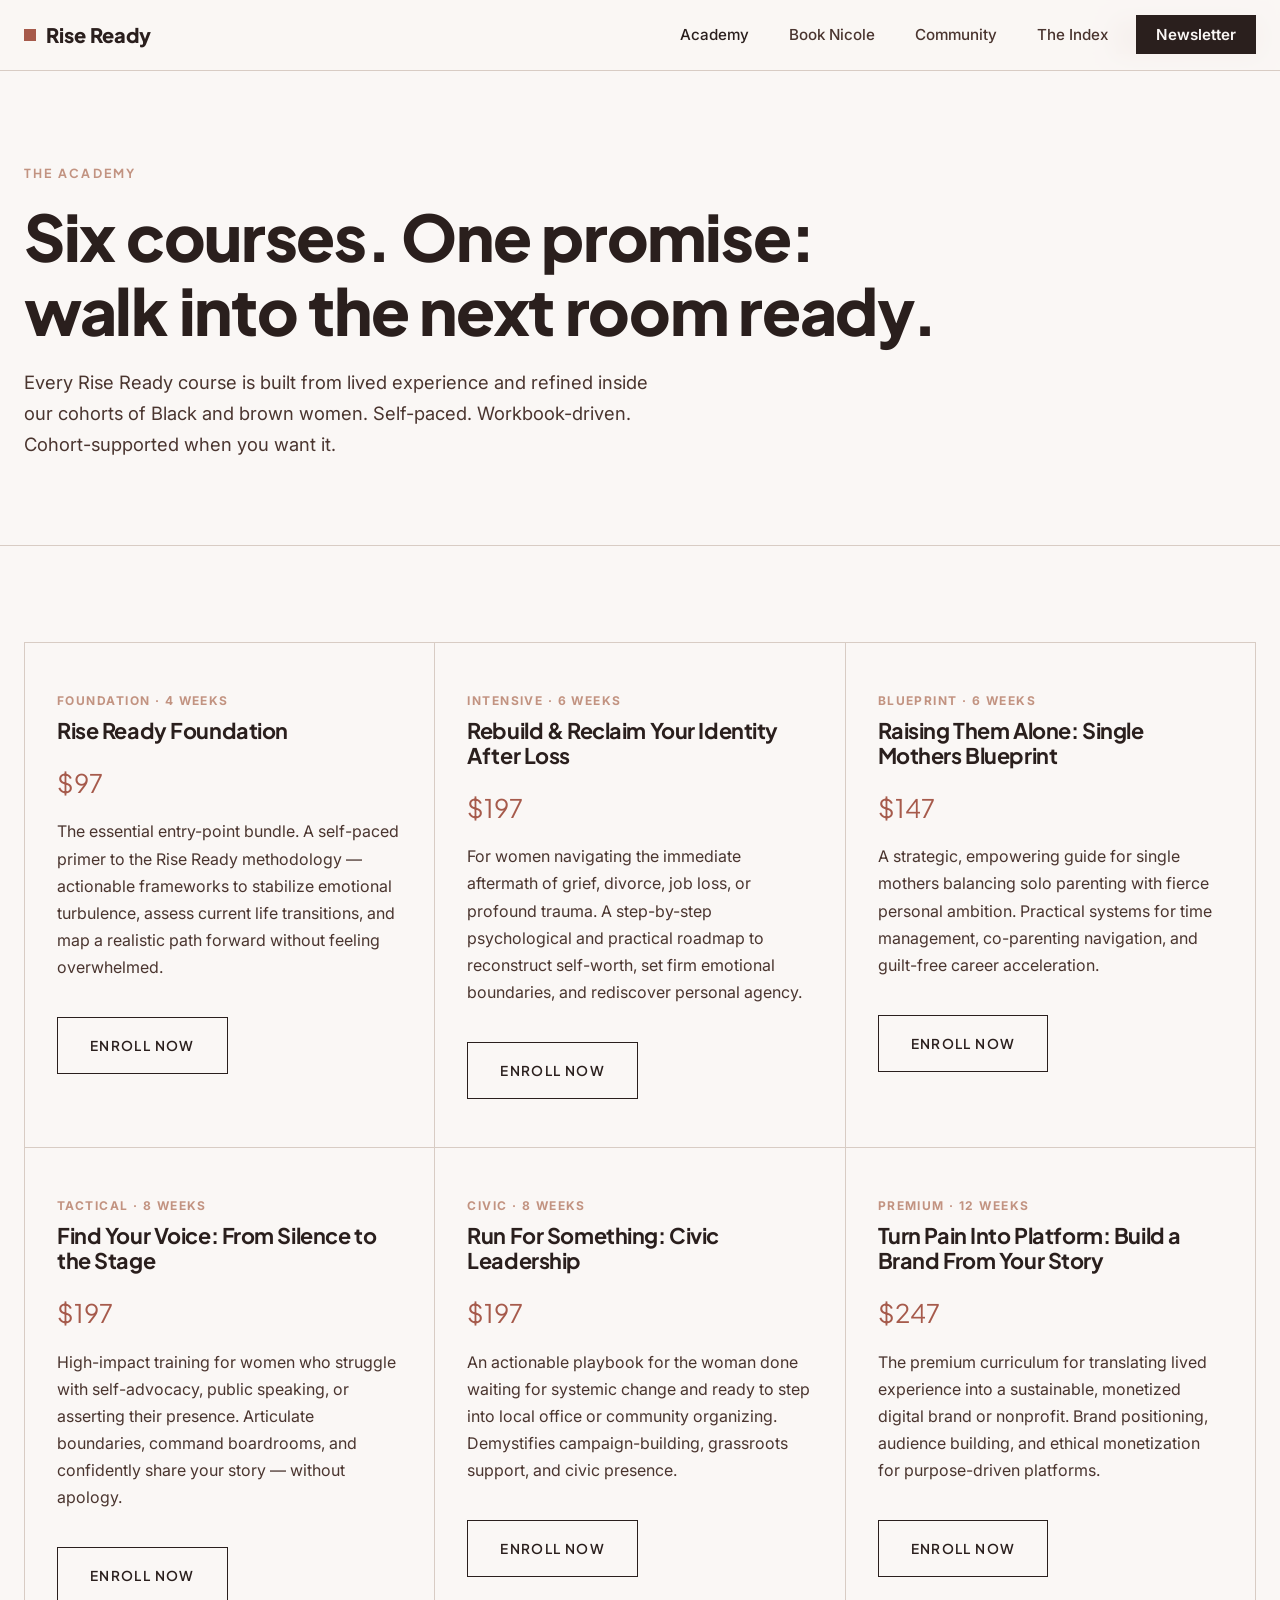
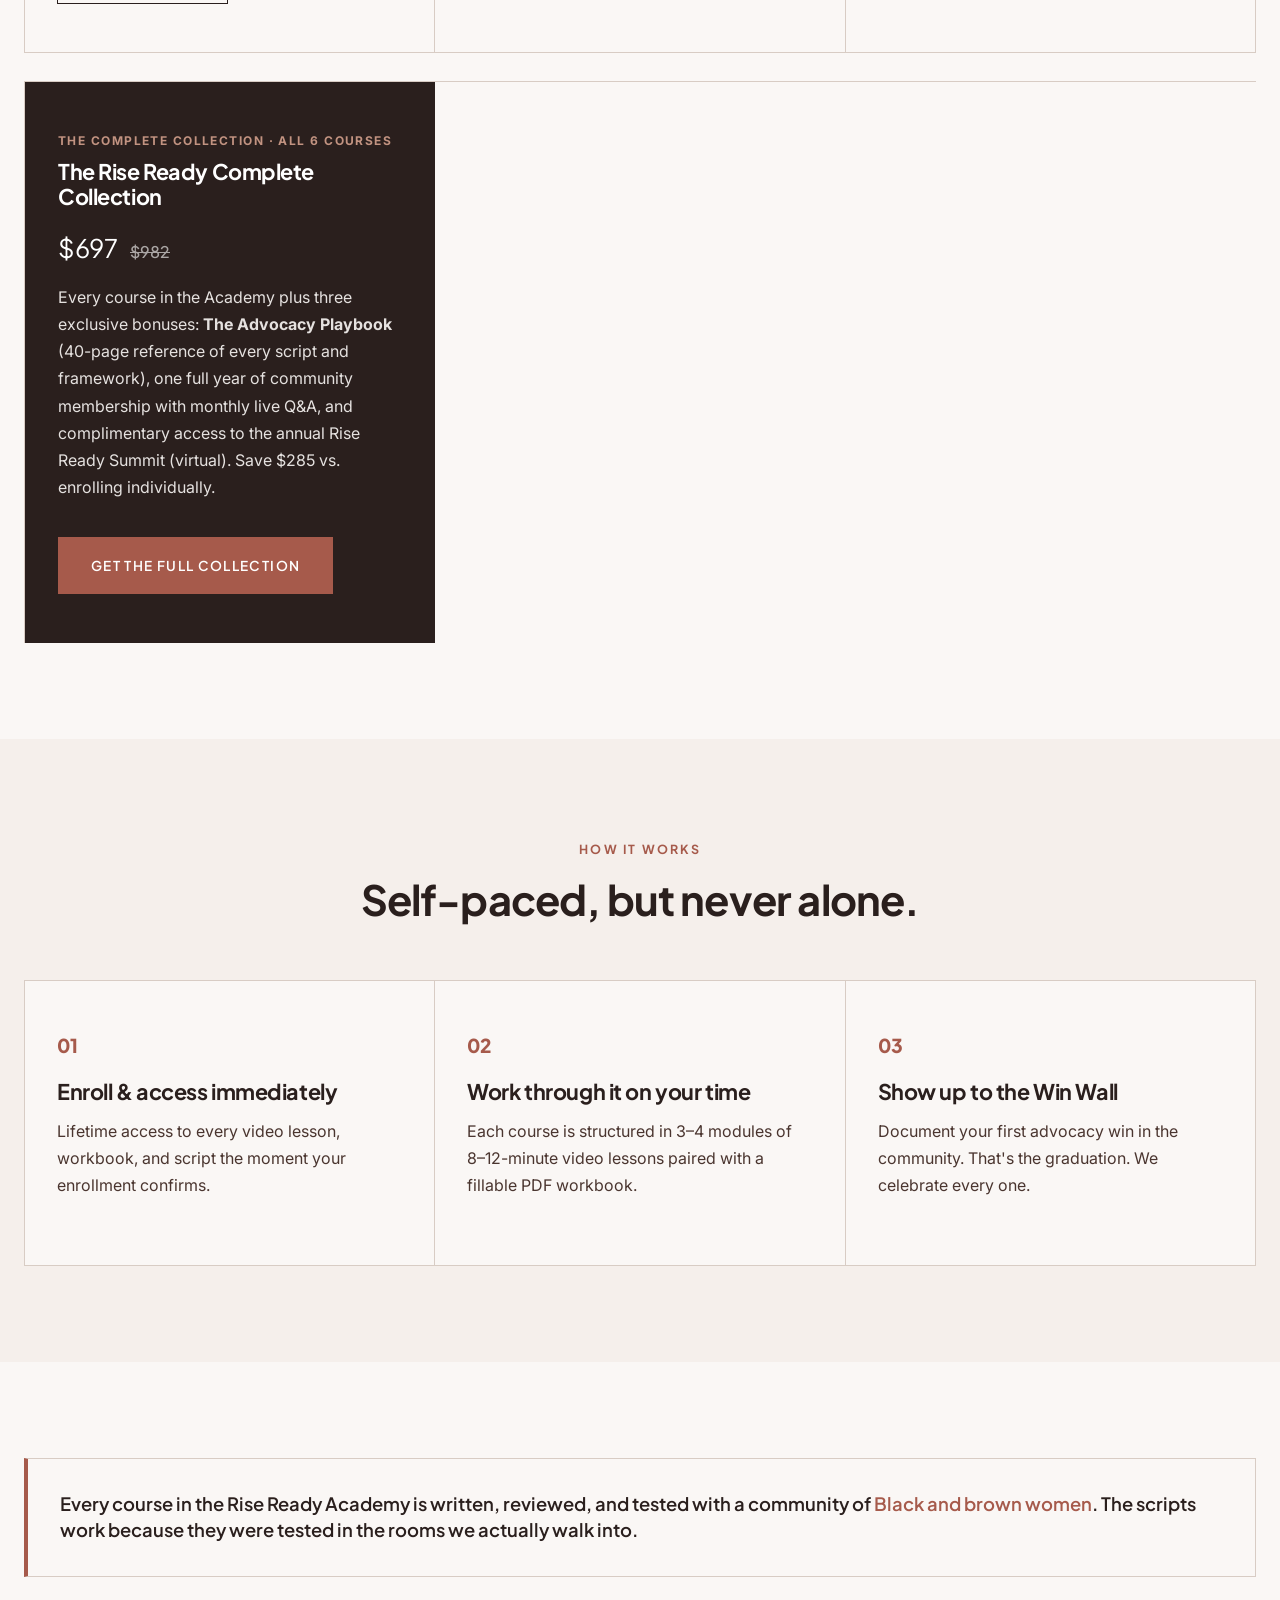
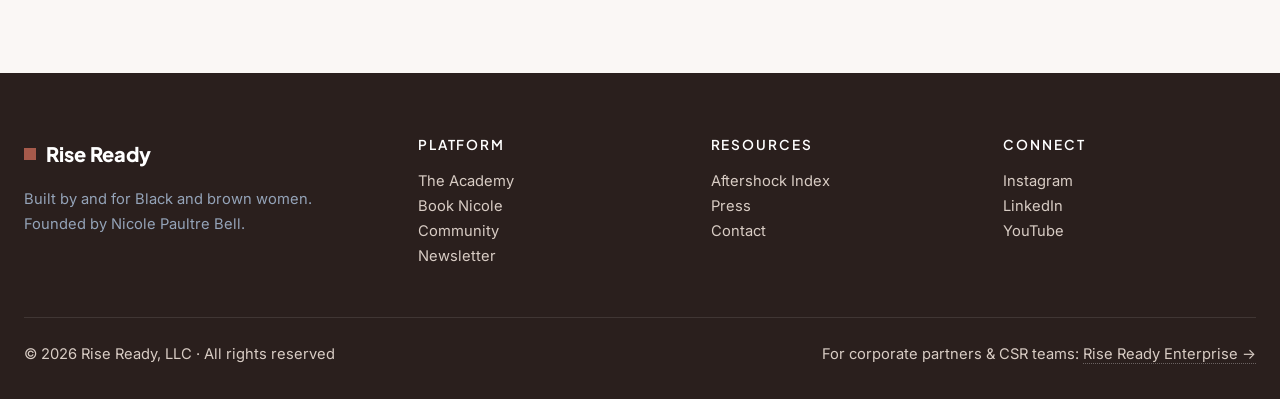
<file: academy.html>
<!DOCTYPE html>
<html lang="en">
<head>
  <meta charset="UTF-8" />
  <meta name="viewport" content="width=device-width, initial-scale=1.0" />
  <title>The Academy — Rise Ready</title>
  <meta name="description" content="Six self-paced courses built for Black and brown women — from foundational healing to civic leadership and platform-building." />
  <link rel="preconnect" href="https://fonts.googleapis.com" />
  <link rel="preconnect" href="https://fonts.gstatic.com" crossorigin />
  <link href="https://fonts.googleapis.com/css2?family=Plus+Jakarta+Sans:wght@500;600;700;800&family=Inter:wght@400;500;600;700&display=swap" rel="stylesheet" />
  <link rel="stylesheet" href="style.css" />
</head>
<body>

  <!-- Navigation -->
  <header class="nav">
    <div class="nav-inner">
      <a href="index.html" class="brand"><span class="dot"></span> Rise Ready</a>
      <button class="nav-toggle" data-nav-toggle aria-controls="nav-links" aria-expanded="false">Menu <span class="bars"></span></button>
      <nav>
        <ul class="nav-links" data-nav-links id="nav-links">
          <li><a href="academy.html" style="color: var(--azure);">Academy</a></li>
          <li><a href="speaking.html">Book Nicole</a></li>
          <li><a href="community.html">Community</a></li>
          <li><a href="aftershock-index.html">The Index</a></li>
          <li><a href="index.html#newsletter" class="nav-cta">Newsletter</a></li>
        </ul>
      </nav>
    </div>
  </header>

  <!-- Page header -->
  <section class="page-header">
    <div class="container">
      <span class="eyebrow">The Academy</span>
      <h1>Six courses. One promise: <br>walk into the next room ready.</h1>
      <p class="lede">Every Rise Ready course is built from lived experience and refined inside our cohorts of Black and brown women. Self-paced. Workbook-driven. Cohort-supported when you want it.</p>
    </div>
  </section>

  <!-- Course catalog -->
  <section class="section-pearl">
    <div class="container">

      <div class="grid grid-3" style="margin-bottom: 28px;">

        <!-- 1. Rise Ready Foundation -->
        <article class="course">
          <span class="meta">Foundation · 4 weeks</span>
          <h3>Rise Ready Foundation</h3>
          <div class="price">$97</div>
          <p>The essential entry-point bundle. A self-paced primer to the Rise Ready methodology — actionable frameworks to stabilize emotional turbulence, assess current life transitions, and map a realistic path forward without feeling overwhelmed.</p>
          <a href="#enroll" class="btn btn-secondary">Enroll Now</a>
        </article>

        <!-- 2. Rebuild and Reclaim -->
        <article class="course">
          <span class="meta">Intensive · 6 weeks</span>
          <h3>Rebuild &amp; Reclaim Your Identity After Loss</h3>
          <div class="price">$197</div>
          <p>For women navigating the immediate aftermath of grief, divorce, job loss, or profound trauma. A step-by-step psychological and practical roadmap to reconstruct self-worth, set firm emotional boundaries, and rediscover personal agency.</p>
          <a href="#enroll" class="btn btn-secondary">Enroll Now</a>
        </article>

        <!-- 3. Raising Them Alone -->
        <article class="course">
          <span class="meta">Blueprint · 6 weeks</span>
          <h3>Raising Them Alone: Single Mothers Blueprint</h3>
          <div class="price">$147</div>
          <p>A strategic, empowering guide for single mothers balancing solo parenting with fierce personal ambition. Practical systems for time management, co-parenting navigation, and guilt-free career acceleration.</p>
          <a href="#enroll" class="btn btn-secondary">Enroll Now</a>
        </article>

        <!-- 4. Find Your Voice -->
        <article class="course">
          <span class="meta">Tactical · 8 weeks</span>
          <h3>Find Your Voice: From Silence to the Stage</h3>
          <div class="price">$197</div>
          <p>High-impact training for women who struggle with self-advocacy, public speaking, or asserting their presence. Articulate boundaries, command boardrooms, and confidently share your story — without apology.</p>
          <a href="#enroll" class="btn btn-secondary">Enroll Now</a>
        </article>

        <!-- 5. Run For Something -->
        <article class="course">
          <span class="meta">Civic · 8 weeks</span>
          <h3>Run For Something: Civic Leadership</h3>
          <div class="price">$197</div>
          <p>An actionable playbook for the woman done waiting for systemic change and ready to step into local office or community organizing. Demystifies campaign-building, grassroots support, and civic presence.</p>
          <a href="#enroll" class="btn btn-secondary">Enroll Now</a>
        </article>

        <!-- 6. Turn Pain Into Platform -->
        <article class="course">
          <span class="meta">Premium · 12 weeks</span>
          <h3>Turn Pain Into Platform: Build a Brand From Your Story</h3>
          <div class="price">$247</div>
          <p>The premium curriculum for translating lived experience into a sustainable, monetized digital brand or nonprofit. Brand positioning, audience building, and ethical monetization for purpose-driven platforms.</p>
          <a href="#enroll" class="btn btn-secondary">Enroll Now</a>
        </article>

      </div>

      <!-- Complete Collection -->
      <div class="grid grid-3">
        <article class="course course-featured">
          <span class="badge">Most Complete</span>
          <span class="meta">The Complete Collection · All 6 courses</span>
          <h3>The Rise Ready Complete Collection</h3>
          <div class="price">$697 <span style="font-size: 1rem; opacity: 0.6; text-decoration: line-through; font-weight: 500; margin-left: 8px;">$982</span></div>
          <p>Every course in the Academy plus three exclusive bonuses: <strong>The Advocacy Playbook</strong> (40-page reference of every script and framework), one full year of community membership with monthly live Q&amp;A, and complimentary access to the annual Rise Ready Summit (virtual). Save $285 vs. enrolling individually.</p>
          <a href="#enroll" class="btn btn-coral">Get the Full Collection</a>
        </article>
      </div>

    </div>
  </section>

  <!-- How it works -->
  <section>
    <div class="container">
      <div class="section-head">
        <span class="eyebrow coral">How it works</span>
        <h2>Self-paced, but never alone.</h2>
      </div>
      <div class="grid grid-3">
        <div class="pillar">
          <span class="icon">01</span>
          <h3>Enroll &amp; access immediately</h3>
          <p>Lifetime access to every video lesson, workbook, and script the moment your enrollment confirms.</p>
        </div>
        <div class="pillar coral">
          <span class="icon">02</span>
          <h3>Work through it on your time</h3>
          <p>Each course is structured in 3–4 modules of 8–12-minute video lessons paired with a fillable PDF workbook.</p>
        </div>
        <div class="pillar">
          <span class="icon">03</span>
          <h3>Show up to the Win Wall</h3>
          <p>Document your first advocacy win in the community. That's the graduation. We celebrate every one.</p>
        </div>
      </div>
    </div>
  </section>

  <!-- Identity callout -->
  <section class="section-pearl">
    <div class="container">
      <div class="identity-callout">
        Every course in the Rise Ready Academy is written, reviewed, and tested with a community of <em>Black and brown women</em>. The scripts work because they were tested in the rooms we actually walk into.
      </div>
    </div>
  </section>

  <!-- Footer -->
  <footer class="footer">
    <div class="container">
      <div class="footer-grid">
        <div>
          <div class="brand" style="color: white;"><span class="dot"></span> Rise Ready</div>
          <p style="margin-top: 16px; color: #94A3B8;">Built by and for Black and brown women. Founded by Nicole Paultre Bell.</p>
        </div>
        <div>
          <h4>Platform</h4>
          <ul>
            <li><a href="academy.html">The Academy</a></li>
            <li><a href="speaking.html">Book Nicole</a></li>
            <li><a href="community.html">Community</a></li>
            <li><a href="index.html#newsletter">Newsletter</a></li>
          </ul>
        </div>
        <div>
          <h4>Resources</h4>
          <ul>
            <li><a href="aftershock-index.html">Aftershock Index</a></li>
            <li><a href="#press">Press</a></li>
            <li><a href="#contact">Contact</a></li>
          </ul>
        </div>
        <div>
          <h4>Connect</h4>
          <ul>
            <li><a href="#instagram">Instagram</a></li>
            <li><a href="#linkedin">LinkedIn</a></li>
            <li><a href="#youtube">YouTube</a></li>
          </ul>
        </div>
      </div>
      <div class="footer-bottom">
        <span>© 2026 Rise Ready, LLC · All rights reserved</span>
        <span class="footer-enterprise">For corporate partners &amp; CSR teams: <a href="enterprise.html">Rise Ready Enterprise →</a></span>
      </div>
    </div>
  </footer>

  <script src="main.js" defer></script>
</body>
</html>
</file>
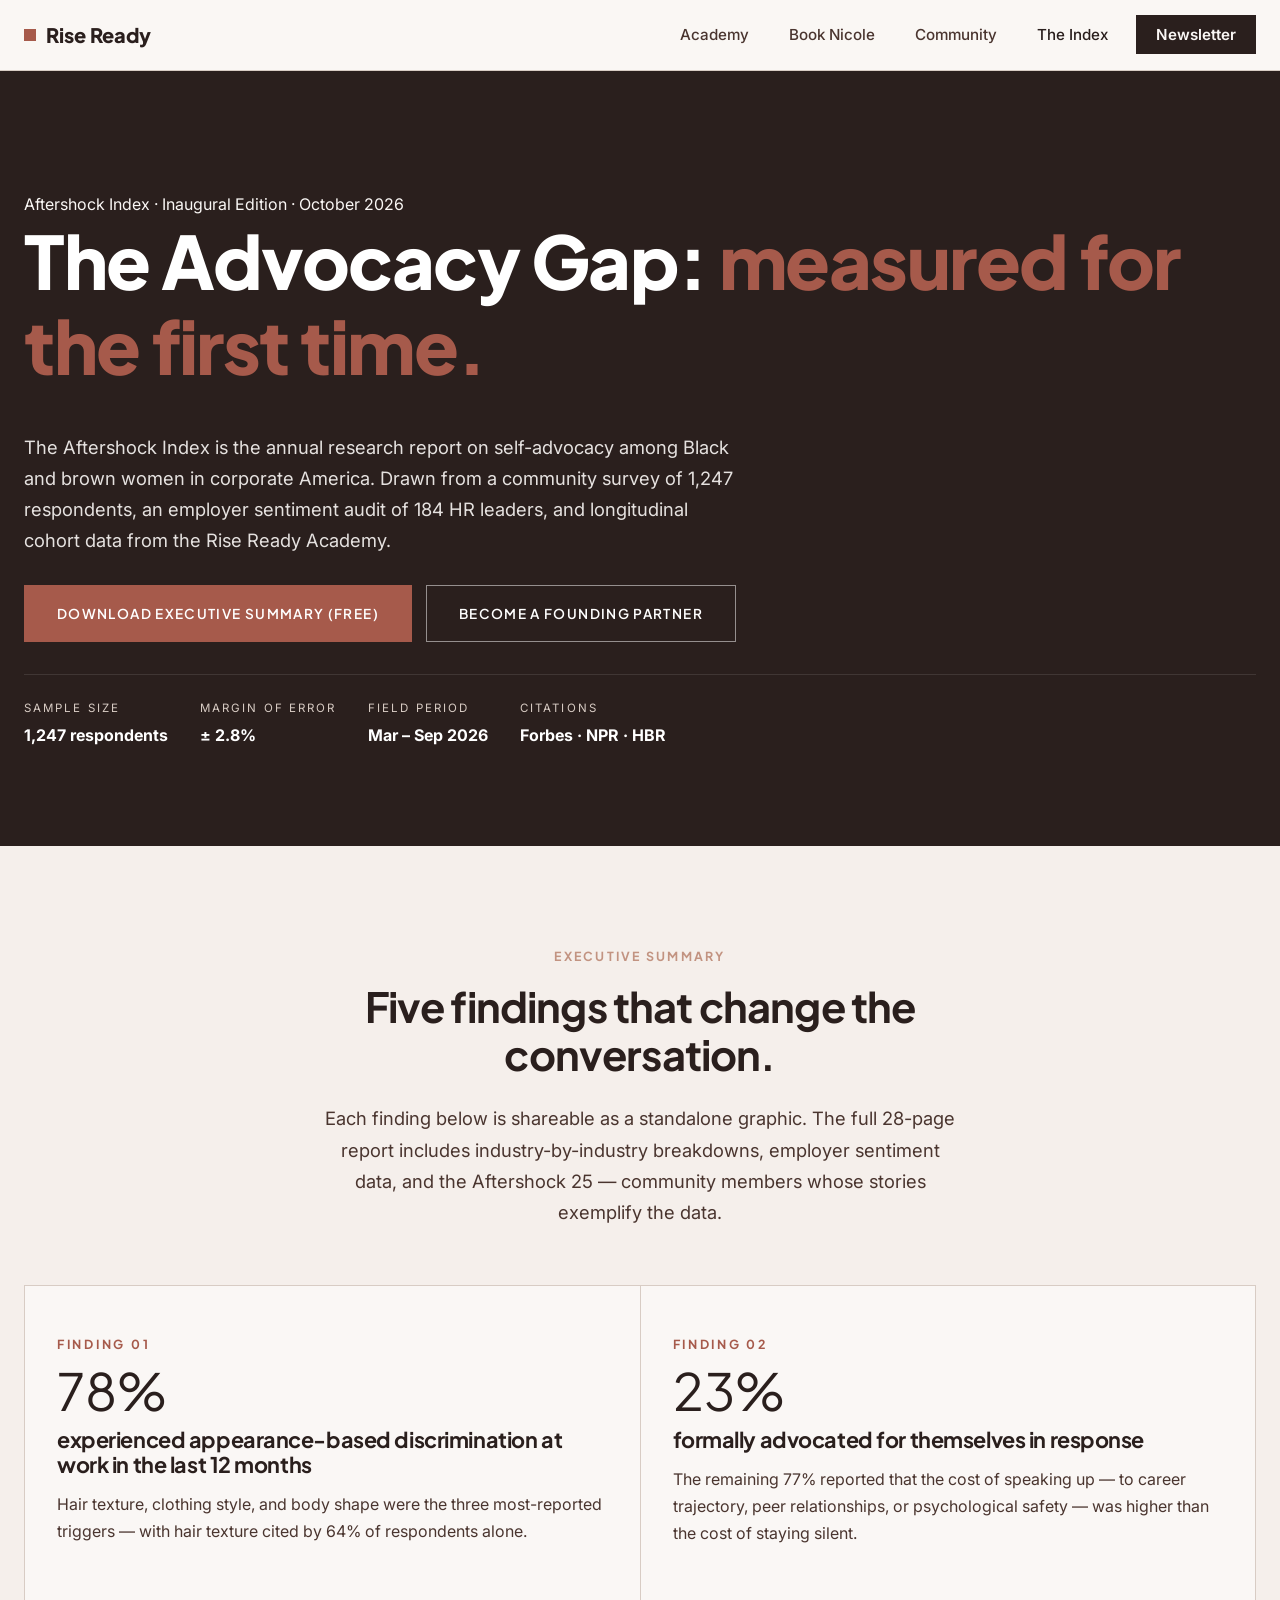
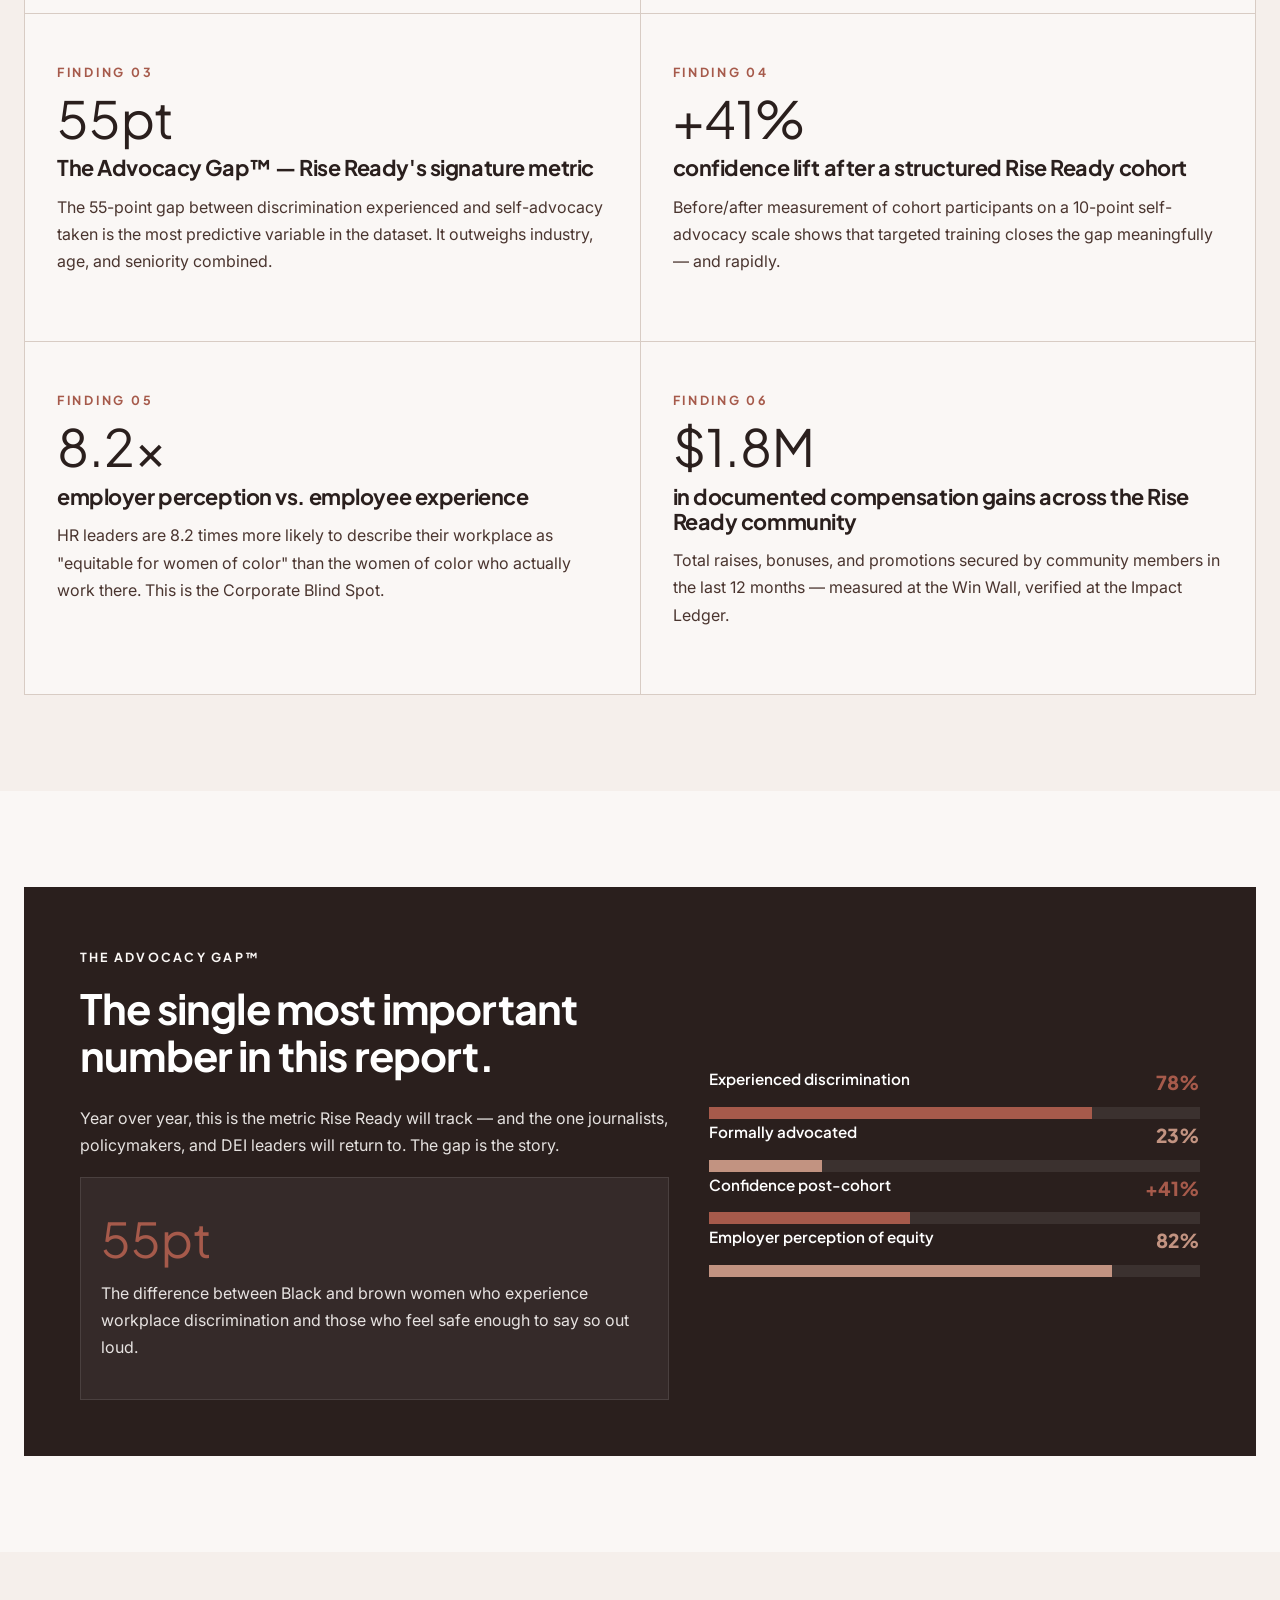
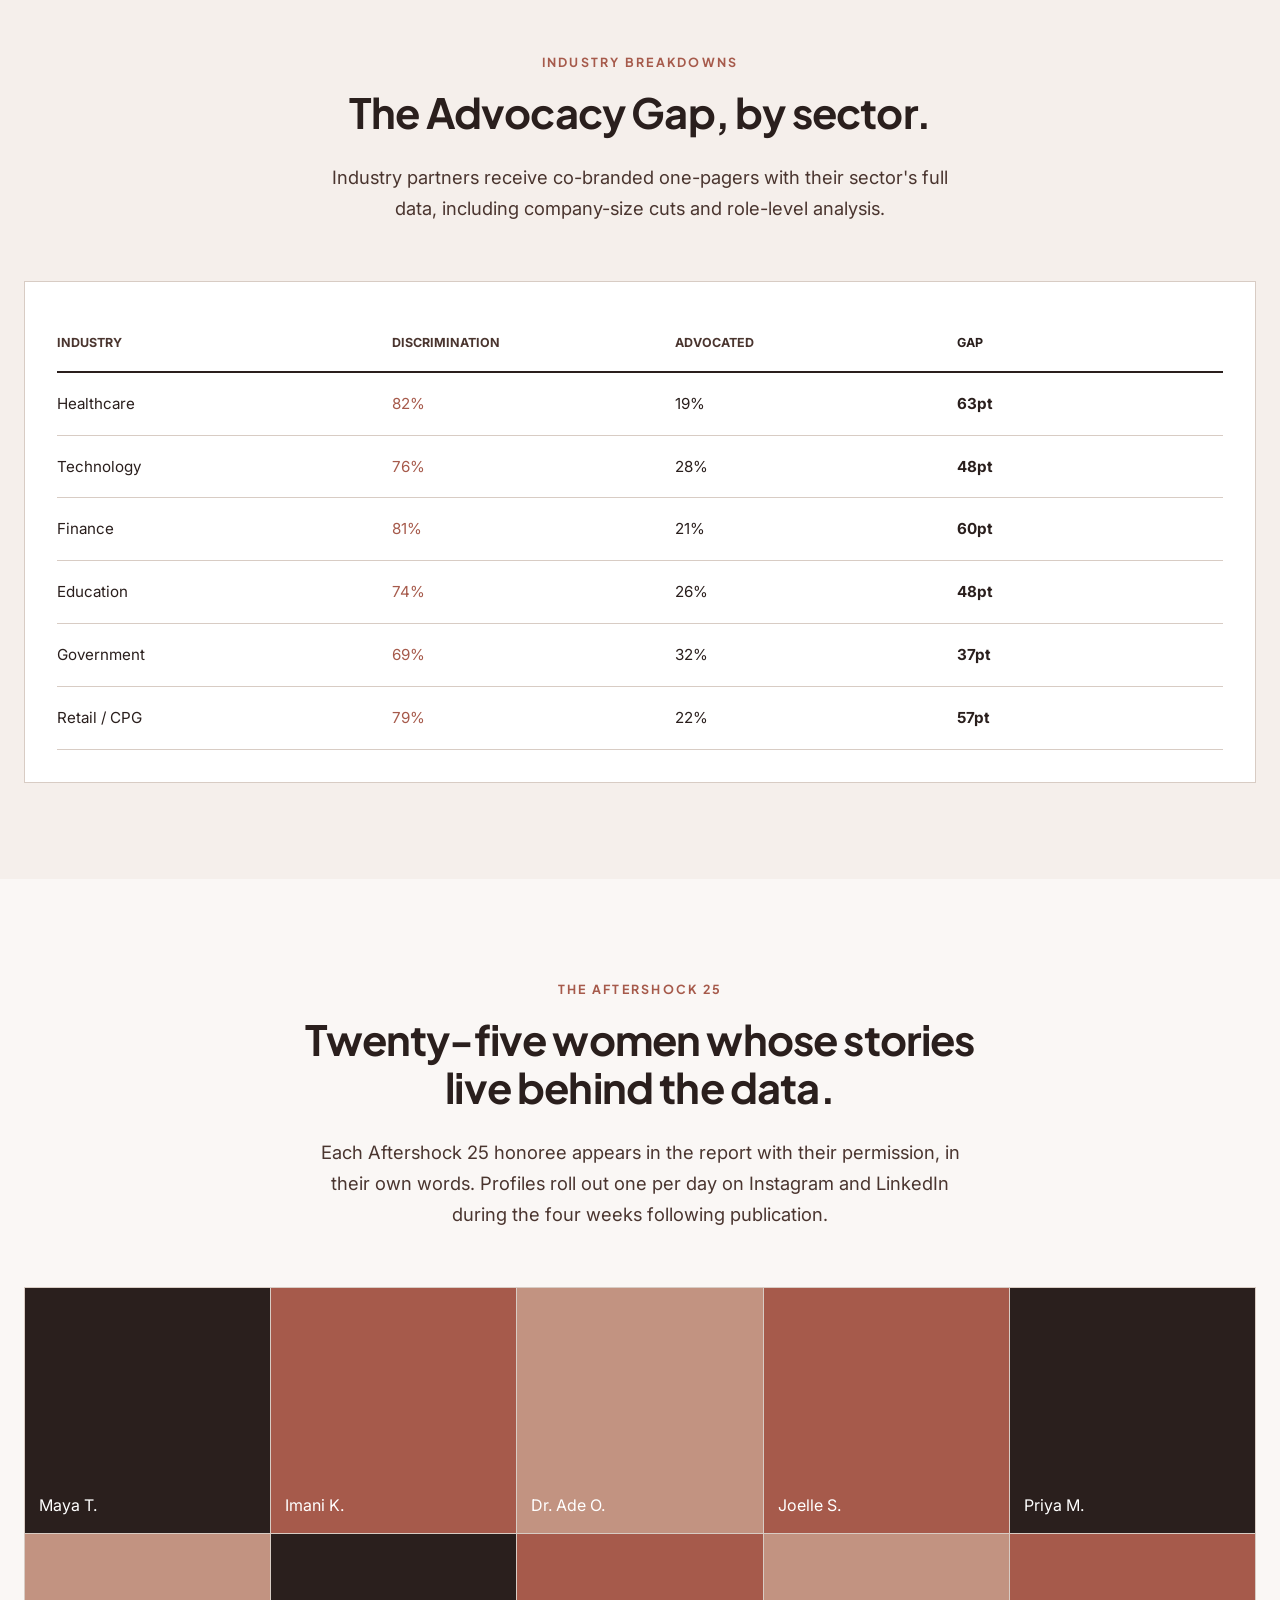
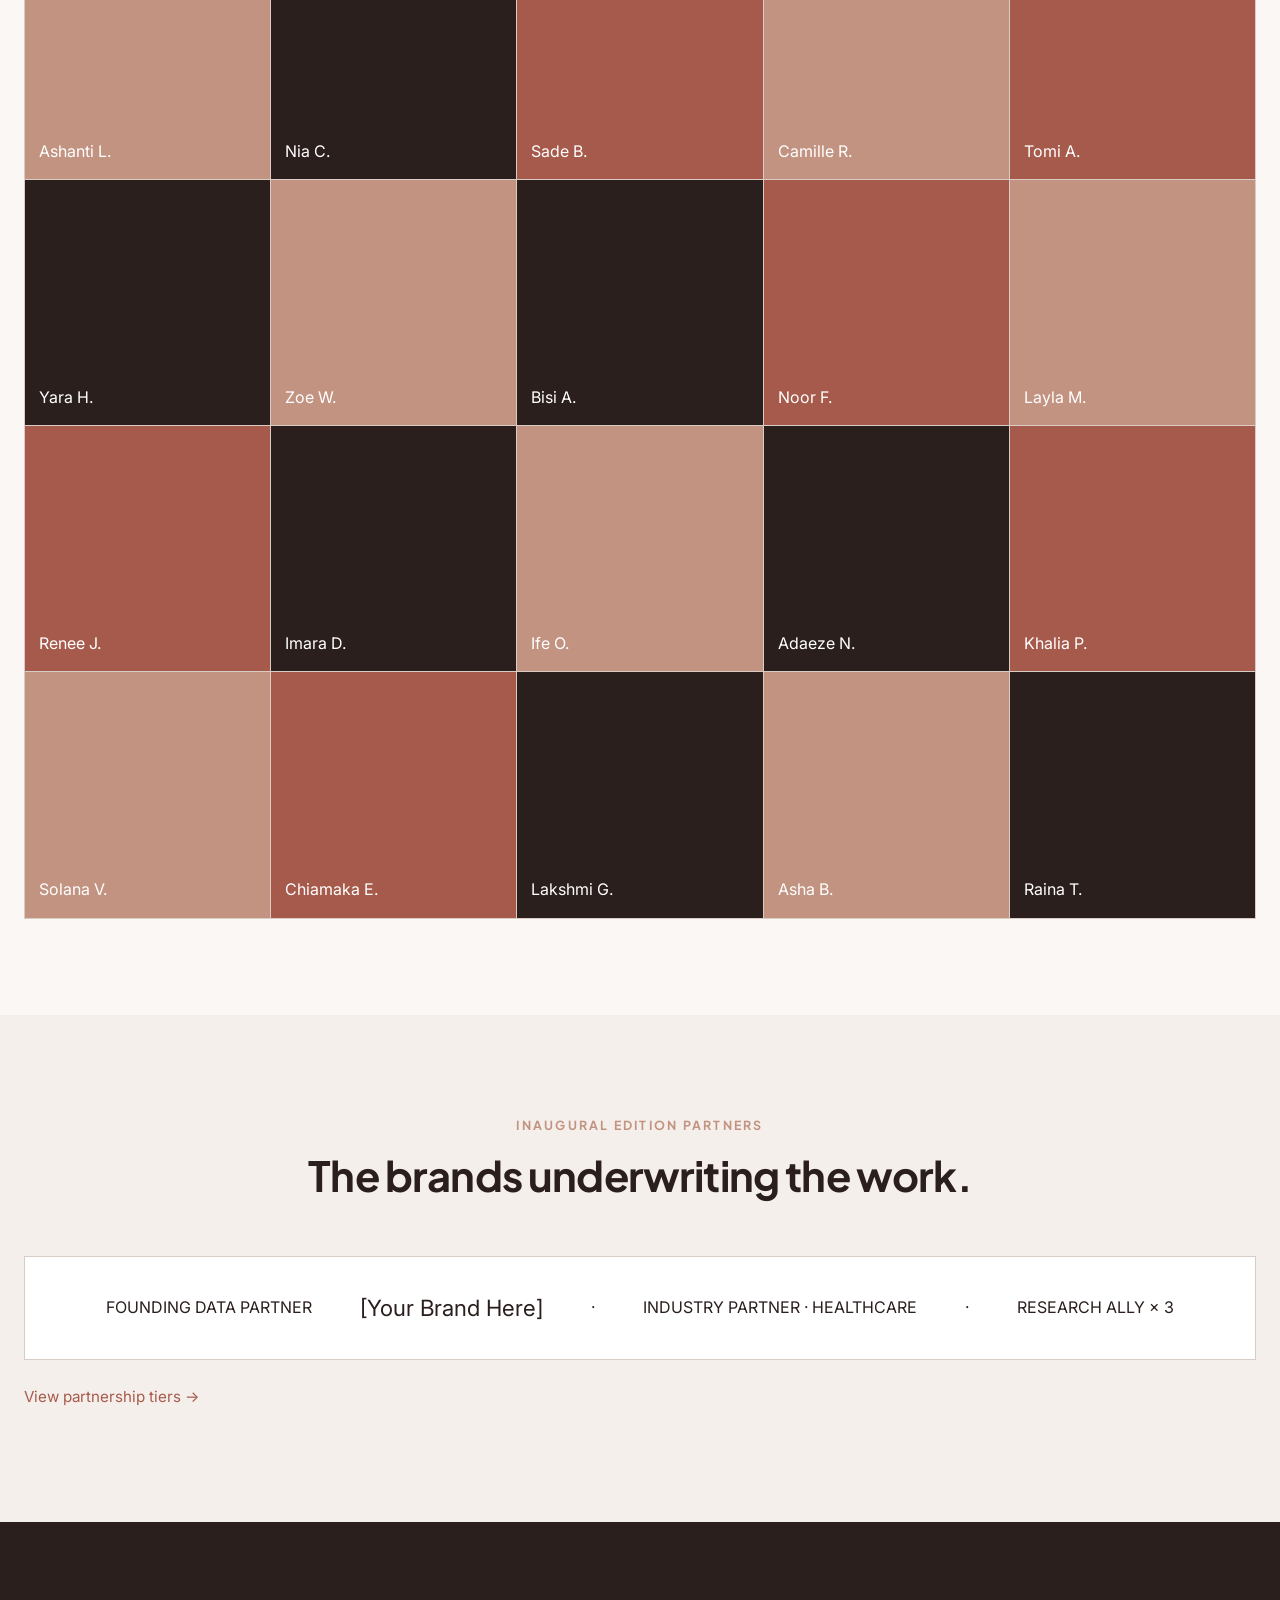
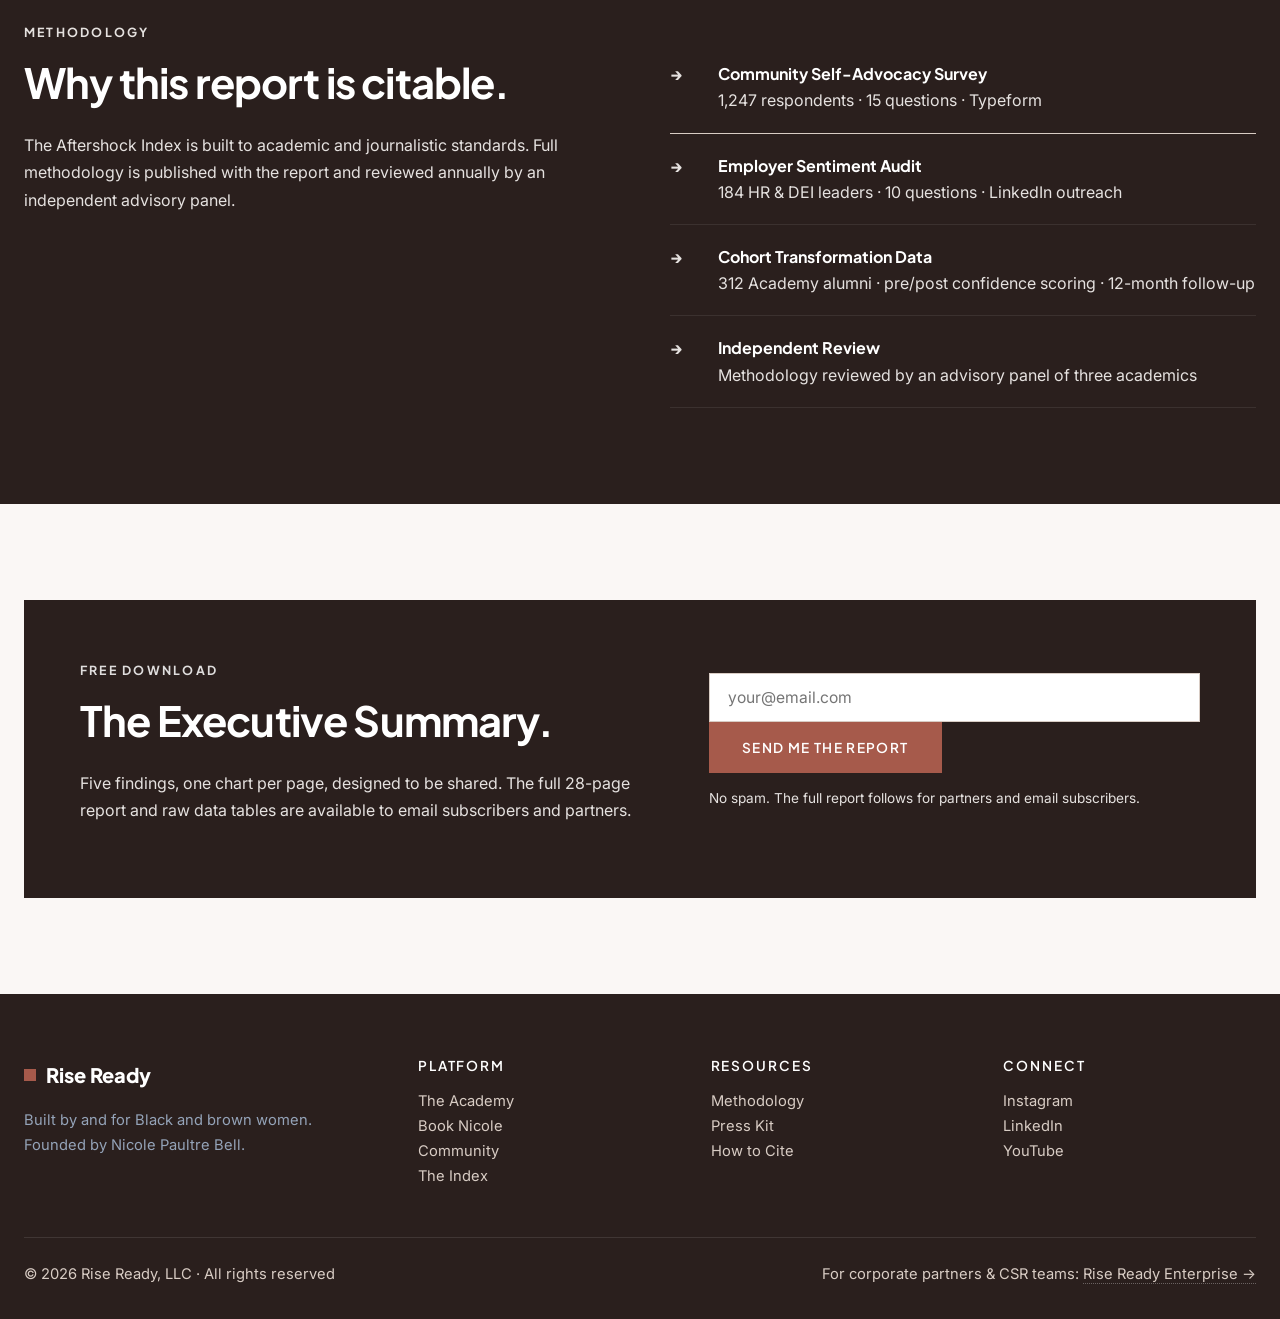
<file: aftershock-index.html>
<!DOCTYPE html>
<html lang="en">
<head>
  <meta charset="UTF-8" />
  <meta name="viewport" content="width=device-width, initial-scale=1.0" />
  <title>The Aftershock Index — Rise Ready</title>
  <meta name="description" content="The annual research report on self-advocacy among Black and brown women in corporate America. Published by Rise Ready every October." />
  <link rel="preconnect" href="https://fonts.googleapis.com" />
  <link rel="preconnect" href="https://fonts.gstatic.com" crossorigin />
  <link href="https://fonts.googleapis.com/css2?family=Plus+Jakarta+Sans:wght@500;600;700;800&family=Inter:wght@400;500;600;700&display=swap" rel="stylesheet" />
  <link rel="stylesheet" href="style.css" />
</head>
<body>

  <!-- Nav -->
  <header class="nav">
    <div class="nav-inner">
      <a href="index.html" class="brand"><span class="dot"></span> Rise Ready</a>
      <button class="nav-toggle" data-nav-toggle aria-controls="nav-links" aria-expanded="false">Menu <span class="bars"></span></button>
      <nav>
        <ul class="nav-links" data-nav-links id="nav-links">
          <li><a href="academy.html">Academy</a></li>
          <li><a href="speaking.html">Book Nicole</a></li>
          <li><a href="community.html">Community</a></li>
          <li><a href="aftershock-index.html" style="color: var(--azure);">The Index</a></li>
          <li><a href="index.html#newsletter" class="nav-cta">Newsletter</a></li>
        </ul>
      </nav>
    </div>
  </header>

  <!-- Hero -->
  <section class="idx-hero">
    <div class="container">
      <span class="imprint">Aftershock Index · Inaugural Edition · October 2026</span>
      <h1>The Advocacy Gap: <span class="accent">measured for the first time.</span></h1>
      <p class="lede">The Aftershock Index is the annual research report on self-advocacy among Black and brown women in corporate America. Drawn from a community survey of 1,247 respondents, an employer sentiment audit of 184 HR leaders, and longitudinal cohort data from the Rise Ready Academy.</p>
      <div style="display: flex; gap: 14px; flex-wrap: wrap; margin-top: 28px;">
        <a href="#download" class="btn btn-coral">Download Executive Summary (Free)</a>
        <a href="enterprise.html#tiers" class="btn btn-ghost-light">Become a Founding Partner</a>
      </div>
      <div class="idx-meta">
        <div class="item">
          <div class="item-label">Sample Size</div>
          <div class="item-value">1,247 respondents</div>
        </div>
        <div class="item">
          <div class="item-label">Margin of Error</div>
          <div class="item-value">± 2.8%</div>
        </div>
        <div class="item">
          <div class="item-label">Field Period</div>
          <div class="item-value">Mar – Sep 2026</div>
        </div>
        <div class="item">
          <div class="item-label">Citations</div>
          <div class="item-value">Forbes · NPR · HBR</div>
        </div>
      </div>
    </div>
  </section>

  <!-- Five key findings -->
  <section>
    <div class="container">
      <div class="section-head">
        <span class="eyebrow">Executive Summary</span>
        <h2>Five findings that change the conversation.</h2>
        <p class="lede">Each finding below is shareable as a standalone graphic. The full 28-page report includes industry-by-industry breakdowns, employer sentiment data, and the Aftershock 25 — community members whose stories exemplify the data.</p>
      </div>

      <div class="findings-grid">

        <div class="finding">
          <div class="finding-num">Finding 01</div>
          <div class="finding-stat">78<span class="unit">%</span></div>
          <h3>experienced appearance-based discrimination at work in the last 12 months</h3>
          <p>Hair texture, clothing style, and body shape were the three most-reported triggers — with hair texture cited by 64% of respondents alone.</p>
        </div>

        <div class="finding">
          <div class="finding-num">Finding 02</div>
          <div class="finding-stat">23<span class="unit">%</span></div>
          <h3>formally advocated for themselves in response</h3>
          <p>The remaining 77% reported that the cost of speaking up — to career trajectory, peer relationships, or psychological safety — was higher than the cost of staying silent.</p>
        </div>

        <div class="finding">
          <div class="finding-num">Finding 03</div>
          <div class="finding-stat">55<span class="unit">pt</span></div>
          <h3>The Advocacy Gap™ — Rise Ready's signature metric</h3>
          <p>The 55-point gap between discrimination experienced and self-advocacy taken is the most predictive variable in the dataset. It outweighs industry, age, and seniority combined.</p>
        </div>

        <div class="finding">
          <div class="finding-num">Finding 04</div>
          <div class="finding-stat">+41<span class="unit">%</span></div>
          <h3>confidence lift after a structured Rise Ready cohort</h3>
          <p>Before/after measurement of cohort participants on a 10-point self-advocacy scale shows that targeted training closes the gap meaningfully — and rapidly.</p>
        </div>

        <div class="finding">
          <div class="finding-num">Finding 05</div>
          <div class="finding-stat">8.2<span class="unit">×</span></div>
          <h3>employer perception vs. employee experience</h3>
          <p>HR leaders are 8.2 times more likely to describe their workplace as "equitable for women of color" than the women of color who actually work there. This is the Corporate Blind Spot.</p>
        </div>

        <div class="finding">
          <div class="finding-num">Finding 06</div>
          <div class="finding-stat">$1.8<span class="unit">M</span></div>
          <h3>in documented compensation gains across the Rise Ready community</h3>
          <p>Total raises, bonuses, and promotions secured by community members in the last 12 months — measured at the Win Wall, verified at the Impact Ledger.</p>
        </div>

      </div>
    </div>
  </section>

  <!-- The Advocacy Gap viz -->
  <section class="section-pearl">
    <div class="container">
      <div class="gap-viz">
        <div>
          <span class="eyebrow" style="color: var(--coral);">The Advocacy Gap™</span>
          <h2>The single most important number in this report.</h2>
          <p>Year over year, this is the metric Rise Ready will track — and the one journalists, policymakers, and DEI leaders will return to. The gap is the story.</p>
          <div class="gap-callout">
            <div class="gap-num">55pt</div>
            <p>The difference between Black and brown women who experience workplace discrimination and those who feel safe enough to say so out loud.</p>
          </div>
        </div>
        <div class="gap-bars">
          <div class="gap-bar">
            <div class="bar-label">
              <span>Experienced discrimination</span>
              <span class="num coral">78%</span>
            </div>
            <div class="bar-track"><div class="bar-fill coral" data-pct="78"></div></div>
          </div>
          <div class="gap-bar">
            <div class="bar-label">
              <span>Formally advocated</span>
              <span class="num azure-light">23%</span>
            </div>
            <div class="bar-track"><div class="bar-fill azure" data-pct="23"></div></div>
          </div>
          <div class="gap-bar">
            <div class="bar-label">
              <span>Confidence post-cohort</span>
              <span class="num coral">+41%</span>
            </div>
            <div class="bar-track"><div class="bar-fill coral" data-pct="41"></div></div>
          </div>
          <div class="gap-bar">
            <div class="bar-label">
              <span>Employer perception of equity</span>
              <span class="num azure-light">82%</span>
            </div>
            <div class="bar-track"><div class="bar-fill azure" data-pct="82"></div></div>
          </div>
        </div>
      </div>
    </div>
  </section>

  <!-- Industry breakdown -->
  <section>
    <div class="container">
      <div class="section-head">
        <span class="eyebrow coral">Industry Breakdowns</span>
        <h2>The Advocacy Gap, by sector.</h2>
        <p class="lede">Industry partners receive co-branded one-pagers with their sector's full data, including company-size cuts and role-level analysis.</p>
      </div>

      <div style="background: var(--white); border: 1px solid var(--line); border-radius: var(--radius-md); padding: 32px;">
        <div class="industry-row head">
          <div>Industry</div>
          <div class="pct">Discrimination</div>
          <div class="pct">Advocated</div>
          <div class="gap">Gap</div>
        </div>
        <div class="industry-row">
          <div class="name">Healthcare</div>
          <div class="pct coral">82%</div>
          <div class="pct">19%</div>
          <div class="gap">63pt</div>
        </div>
        <div class="industry-row">
          <div class="name">Technology</div>
          <div class="pct coral">76%</div>
          <div class="pct">28%</div>
          <div class="gap">48pt</div>
        </div>
        <div class="industry-row">
          <div class="name">Finance</div>
          <div class="pct coral">81%</div>
          <div class="pct">21%</div>
          <div class="gap">60pt</div>
        </div>
        <div class="industry-row">
          <div class="name">Education</div>
          <div class="pct coral">74%</div>
          <div class="pct">26%</div>
          <div class="gap">48pt</div>
        </div>
        <div class="industry-row">
          <div class="name">Government</div>
          <div class="pct coral">69%</div>
          <div class="pct">32%</div>
          <div class="gap">37pt</div>
        </div>
        <div class="industry-row">
          <div class="name">Retail / CPG</div>
          <div class="pct coral">79%</div>
          <div class="pct">22%</div>
          <div class="gap">57pt</div>
        </div>
      </div>
    </div>
  </section>

  <!-- Aftershock 25 -->
  <section class="section-pearl">
    <div class="container">
      <div class="section-head">
        <span class="eyebrow coral">The Aftershock 25</span>
        <h2>Twenty-five women whose stories live behind the data.</h2>
        <p class="lede">Each Aftershock 25 honoree appears in the report with their permission, in their own words. Profiles roll out one per day on Instagram and LinkedIn during the four weeks following publication.</p>
      </div>

      <div class="aftershock-25">
        <div class="member"><span>Maya T.</span></div>
        <div class="member"><span>Imani K.</span></div>
        <div class="member"><span>Dr. Ade O.</span></div>
        <div class="member"><span>Joelle S.</span></div>
        <div class="member"><span>Priya M.</span></div>
        <div class="member"><span>Ashanti L.</span></div>
        <div class="member"><span>Nia C.</span></div>
        <div class="member"><span>Sade B.</span></div>
        <div class="member"><span>Camille R.</span></div>
        <div class="member"><span>Tomi A.</span></div>
        <div class="member"><span>Yara H.</span></div>
        <div class="member"><span>Zoe W.</span></div>
        <div class="member"><span>Bisi A.</span></div>
        <div class="member"><span>Noor F.</span></div>
        <div class="member"><span>Layla M.</span></div>
        <div class="member"><span>Renee J.</span></div>
        <div class="member"><span>Imara D.</span></div>
        <div class="member"><span>Ife O.</span></div>
        <div class="member"><span>Adaeze N.</span></div>
        <div class="member"><span>Khalia P.</span></div>
        <div class="member"><span>Solana V.</span></div>
        <div class="member"><span>Chiamaka E.</span></div>
        <div class="member"><span>Lakshmi G.</span></div>
        <div class="member"><span>Asha B.</span></div>
        <div class="member"><span>Raina T.</span></div>
      </div>
    </div>
  </section>

  <!-- Founding Partners -->
  <section>
    <div class="container">
      <div class="section-head">
        <span class="eyebrow">Inaugural Edition Partners</span>
        <h2>The brands underwriting the work.</h2>
      </div>
      <div class="partners-bar">
        <span>FOUNDING DATA PARTNER</span>
        <span style="color: var(--coral); font-size: 1.4rem;">[Your Brand Here]</span>
        <span>·</span>
        <span>INDUSTRY PARTNER · HEALTHCARE</span>
        <span>·</span>
        <span>RESEARCH ALLY × 3</span>
      </div>
      <p class="center" style="margin-top: 24px; font-size: 0.95rem;">
        <a href="enterprise.html#tiers">View partnership tiers →</a>
      </p>
    </div>
  </section>

  <!-- Methodology -->
  <section class="section-ink">
    <div class="container">
      <div class="grid grid-2" style="gap: 60px; align-items: start;">
        <div>
          <span class="eyebrow" style="color: var(--coral);">Methodology</span>
          <h2>Why this report is citable.</h2>
          <p>The Aftershock Index is built to academic and journalistic standards. Full methodology is published with the report and reviewed annually by an independent advisory panel.</p>
        </div>
        <ul class="credential-list">
          <li>
            <span class="num" style="color: var(--coral);">→</span>
            <div>
              <strong style="color: var(--white);">Community Self-Advocacy Survey</strong>
              <span style="color: #94A3B8;">1,247 respondents · 15 questions · Typeform</span>
            </div>
          </li>
          <li style="border-color: rgba(255,255,255,0.08);">
            <span class="num" style="color: var(--coral);">→</span>
            <div>
              <strong style="color: var(--white);">Employer Sentiment Audit</strong>
              <span style="color: #94A3B8;">184 HR &amp; DEI leaders · 10 questions · LinkedIn outreach</span>
            </div>
          </li>
          <li style="border-color: rgba(255,255,255,0.08);">
            <span class="num" style="color: var(--coral);">→</span>
            <div>
              <strong style="color: var(--white);">Cohort Transformation Data</strong>
              <span style="color: #94A3B8;">312 Academy alumni · pre/post confidence scoring · 12-month follow-up</span>
            </div>
          </li>
          <li style="border-color: rgba(255,255,255,0.08);">
            <span class="num" style="color: var(--coral);">→</span>
            <div>
              <strong style="color: var(--white);">Independent Review</strong>
              <span style="color: #94A3B8;">Methodology reviewed by an advisory panel of three academics</span>
            </div>
          </li>
        </ul>
      </div>
    </div>
  </section>

  <!-- Download -->
  <section id="download" class="section-pearl">
    <div class="container">
      <div class="newsletter">
        <div>
          <span class="eyebrow" style="color: rgba(255,255,255,0.85);">Free Download</span>
          <h2>The Executive Summary.</h2>
          <p>Five findings, one chart per page, designed to be shared. The full 28-page report and raw data tables are available to email subscribers and partners.</p>
        </div>
        <div>
          <form data-rr-form="index-download"
                data-success="Check your inbox — the Executive Summary is on its way.">
            <input type="email" name="email" required placeholder="your@email.com" aria-label="Email address" />
            <button type="submit" class="btn btn-coral">Send Me the Report</button>
            <div class="form-status"></div>
          </form>
          <p style="font-size: 0.85rem; margin-top: 14px; color: rgba(255,255,255,0.7);">No spam. The full report follows for partners and email subscribers.</p>
        </div>
      </div>
    </div>
  </section>

  <!-- Footer -->
  <footer class="footer">
    <div class="container">
      <div class="footer-grid">
        <div>
          <div class="brand" style="color: white;"><span class="dot"></span> Rise Ready</div>
          <p style="margin-top: 16px; color: #94A3B8;">Built by and for Black and brown women. Founded by Nicole Paultre Bell.</p>
        </div>
        <div>
          <h4>Platform</h4>
          <ul>
            <li><a href="academy.html">The Academy</a></li>
            <li><a href="speaking.html">Book Nicole</a></li>
            <li><a href="community.html">Community</a></li>
            <li><a href="aftershock-index.html">The Index</a></li>
          </ul>
        </div>
        <div>
          <h4>Resources</h4>
          <ul>
            <li><a href="aftershock-index.html#methodology">Methodology</a></li>
            <li><a href="#press">Press Kit</a></li>
            <li><a href="#cite">How to Cite</a></li>
          </ul>
        </div>
        <div>
          <h4>Connect</h4>
          <ul>
            <li><a href="#instagram">Instagram</a></li>
            <li><a href="#linkedin">LinkedIn</a></li>
            <li><a href="#youtube">YouTube</a></li>
          </ul>
        </div>
      </div>
      <div class="footer-bottom">
        <span>© 2026 Rise Ready, LLC · All rights reserved</span>
        <span class="footer-enterprise">For corporate partners &amp; CSR teams: <a href="enterprise.html">Rise Ready Enterprise →</a></span>
      </div>
    </div>
  </footer>

  <script src="main.js" defer></script>
</body>
</html>
</file>
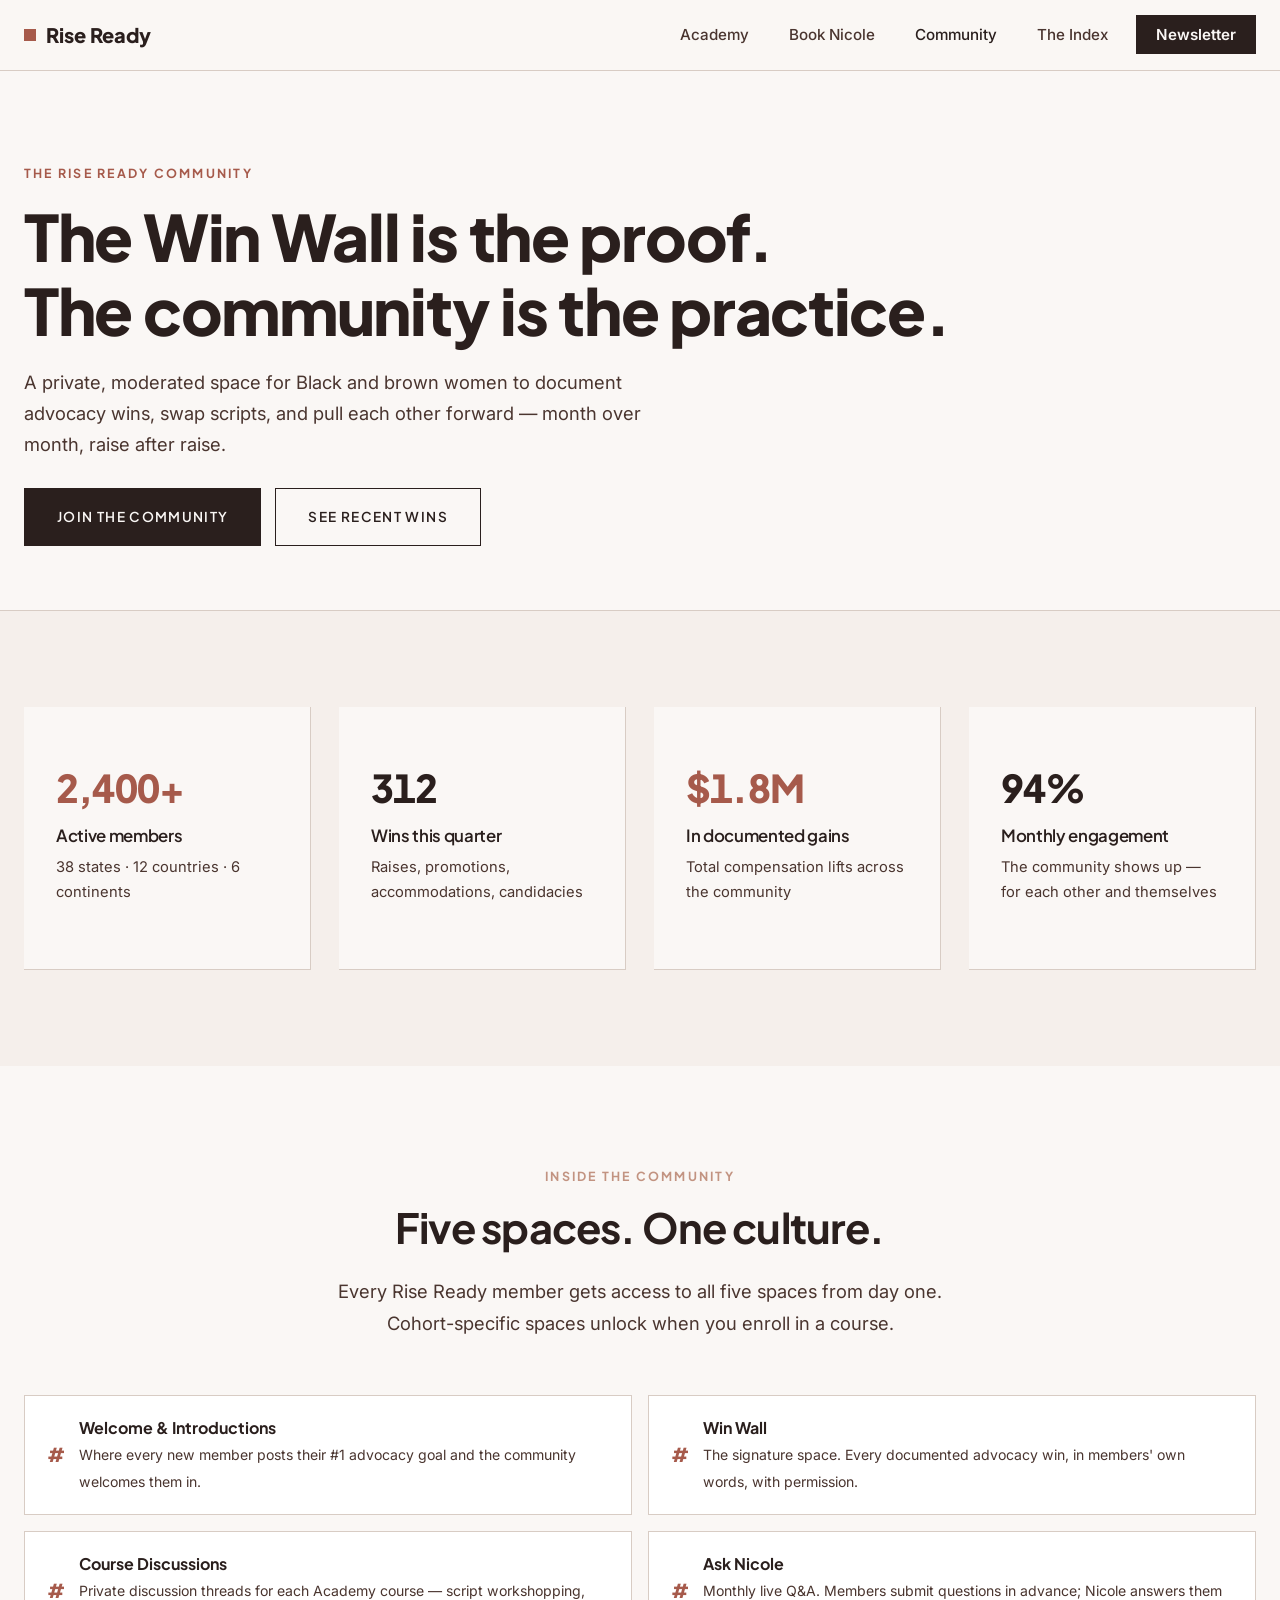
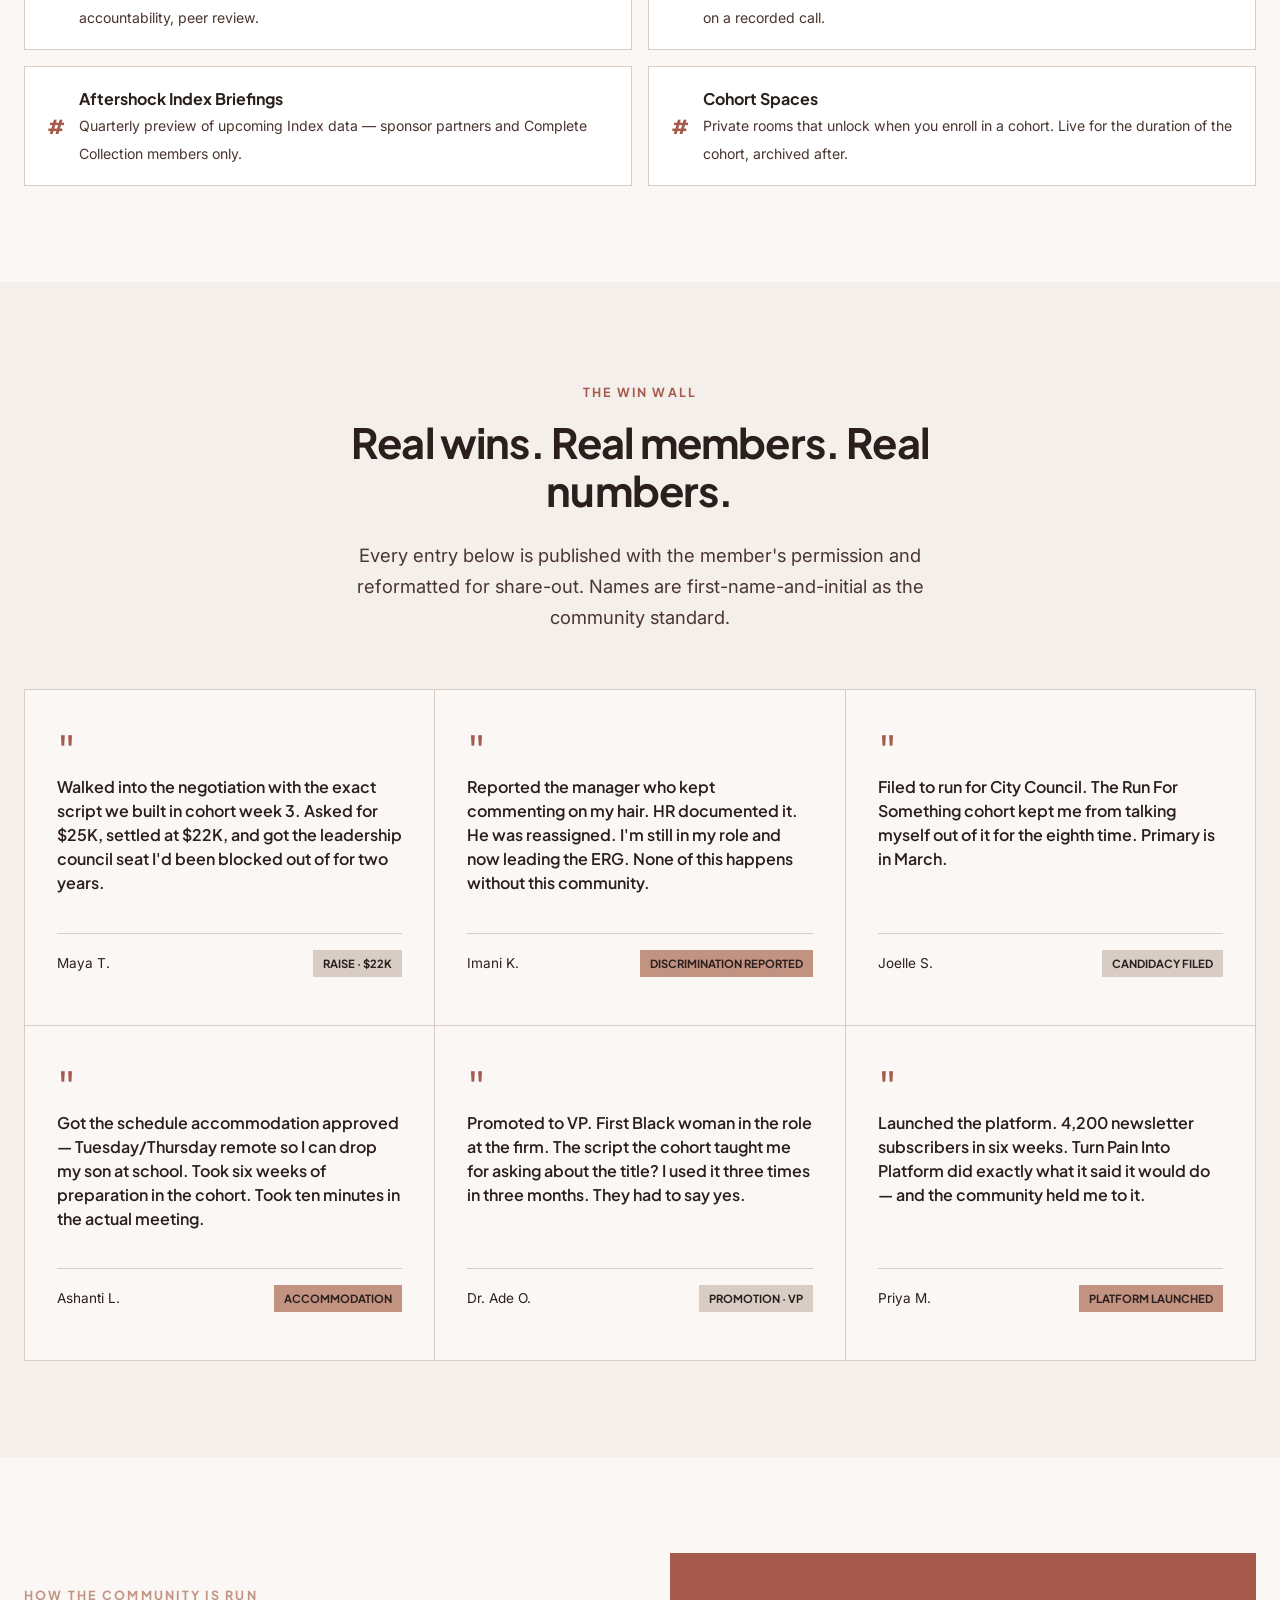
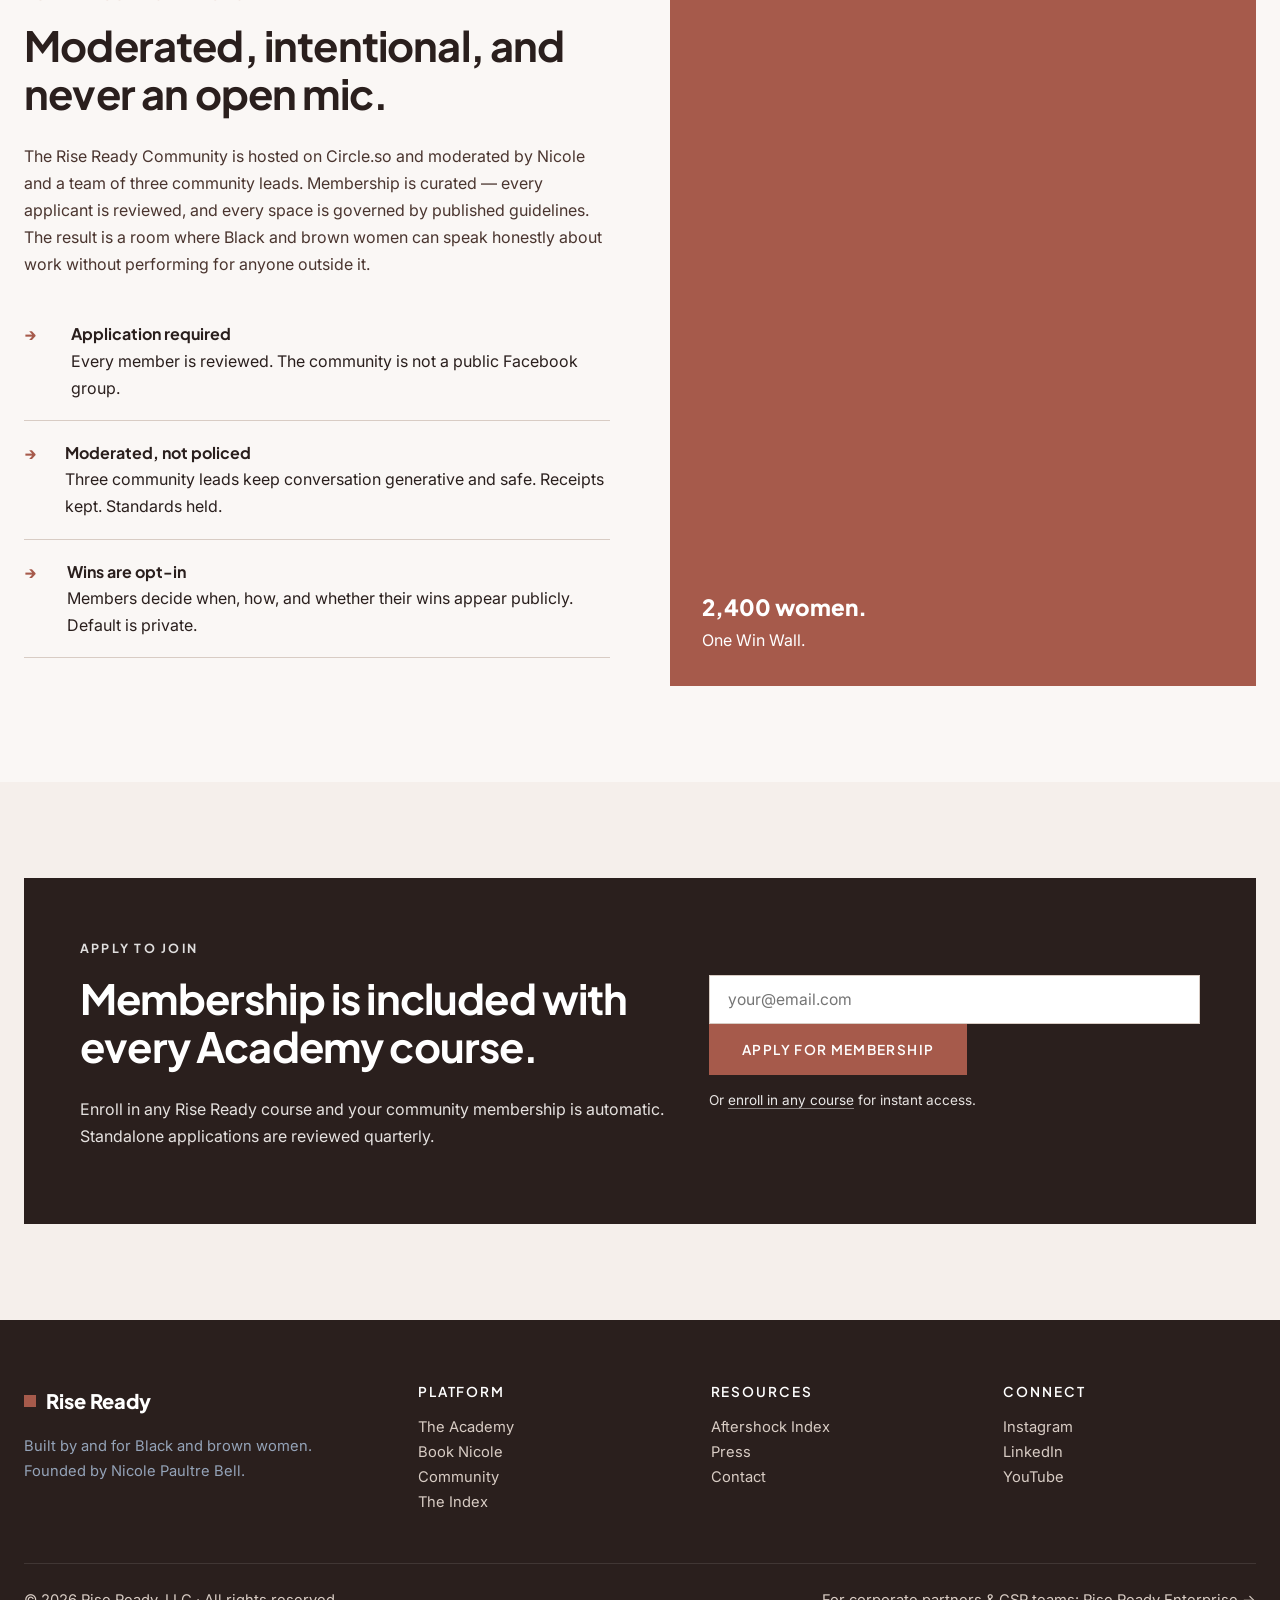
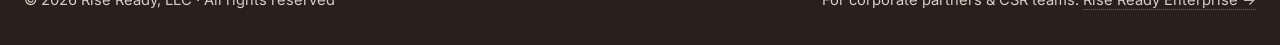
<file: community.html>
<!DOCTYPE html>
<html lang="en">
<head>
  <meta charset="UTF-8" />
  <meta name="viewport" content="width=device-width, initial-scale=1.0" />
  <title>The Community — Rise Ready</title>
  <meta name="description" content="The Rise Ready Community: a private, moderated space where Black and brown women document advocacy wins, swap scripts, and pull each other forward." />
  <link rel="preconnect" href="https://fonts.googleapis.com" />
  <link rel="preconnect" href="https://fonts.gstatic.com" crossorigin />
  <link href="https://fonts.googleapis.com/css2?family=Plus+Jakarta+Sans:wght@500;600;700;800&family=Inter:wght@400;500;600;700&display=swap" rel="stylesheet" />
  <link rel="stylesheet" href="style.css" />
</head>
<body>

  <!-- Nav -->
  <header class="nav">
    <div class="nav-inner">
      <a href="index.html" class="brand"><span class="dot"></span> Rise Ready</a>
      <button class="nav-toggle" data-nav-toggle aria-controls="nav-links" aria-expanded="false">Menu <span class="bars"></span></button>
      <nav>
        <ul class="nav-links" data-nav-links id="nav-links">
          <li><a href="academy.html">Academy</a></li>
          <li><a href="speaking.html">Book Nicole</a></li>
          <li><a href="community.html" style="color: var(--azure);">Community</a></li>
          <li><a href="aftershock-index.html">The Index</a></li>
          <li><a href="index.html#newsletter" class="nav-cta">Newsletter</a></li>
        </ul>
      </nav>
    </div>
  </header>

  <!-- Page header -->
  <section class="page-header">
    <div class="container">
      <span class="eyebrow coral">The Rise Ready Community</span>
      <h1>The Win Wall is the proof. <br>The community is the practice.</h1>
      <p class="lede">A private, moderated space for Black and brown women to document advocacy wins, swap scripts, and pull each other forward — month over month, raise after raise.</p>
      <div style="margin-top: 28px; display: flex; gap: 14px; flex-wrap: wrap;">
        <a href="#join" class="btn btn-primary">Join the Community</a>
        <a href="#wins" class="btn btn-secondary">See Recent Wins</a>
      </div>
    </div>
  </section>

  <!-- Stats -->
  <section>
    <div class="container">
      <div class="grid grid-4">
        <div class="pillar">
          <div class="data" style="font-size: 2.4rem;">2,400+</div>
          <h4 style="margin-top: 6px;">Active members</h4>
          <p style="font-size: 0.92rem;">38 states · 12 countries · 6 continents</p>
        </div>
        <div class="pillar coral">
          <div class="data" style="font-size: 2.4rem; color: var(--coral-deep);">312</div>
          <h4 style="margin-top: 6px;">Wins this quarter</h4>
          <p style="font-size: 0.92rem;">Raises, promotions, accommodations, candidacies</p>
        </div>
        <div class="pillar">
          <div class="data" style="font-size: 2.4rem;">$1.8M</div>
          <h4 style="margin-top: 6px;">In documented gains</h4>
          <p style="font-size: 0.92rem;">Total compensation lifts across the community</p>
        </div>
        <div class="pillar coral">
          <div class="data" style="font-size: 2.4rem; color: var(--coral-deep);">94%</div>
          <h4 style="margin-top: 6px;">Monthly engagement</h4>
          <p style="font-size: 0.92rem;">The community shows up — for each other and themselves</p>
        </div>
      </div>
    </div>
  </section>

  <!-- The Spaces -->
  <section class="section-pearl">
    <div class="container">
      <div class="section-head">
        <span class="eyebrow">Inside the Community</span>
        <h2>Five spaces. One culture.</h2>
        <p class="lede">Every Rise Ready member gets access to all five spaces from day one. Cohort-specific spaces unlock when you enroll in a course.</p>
      </div>

      <ul class="spaces-list">
        <li>
          <div class="hash">#</div>
          <div>
            <strong>Welcome &amp; Introductions</strong>
            <span>Where every new member posts their #1 advocacy goal and the community welcomes them in.</span>
          </div>
        </li>
        <li>
          <div class="hash">#</div>
          <div>
            <strong>Win Wall</strong>
            <span>The signature space. Every documented advocacy win, in members' own words, with permission.</span>
          </div>
        </li>
        <li>
          <div class="hash">#</div>
          <div>
            <strong>Course Discussions</strong>
            <span>Private discussion threads for each Academy course — script workshopping, accountability, peer review.</span>
          </div>
        </li>
        <li>
          <div class="hash">#</div>
          <div>
            <strong>Ask Nicole</strong>
            <span>Monthly live Q&amp;A. Members submit questions in advance; Nicole answers them on a recorded call.</span>
          </div>
        </li>
        <li>
          <div class="hash">#</div>
          <div>
            <strong>Aftershock Index Briefings</strong>
            <span>Quarterly preview of upcoming Index data — sponsor partners and Complete Collection members only.</span>
          </div>
        </li>
        <li>
          <div class="hash">#</div>
          <div>
            <strong>Cohort Spaces</strong>
            <span>Private rooms that unlock when you enroll in a cohort. Live for the duration of the cohort, archived after.</span>
          </div>
        </li>
      </ul>
    </div>
  </section>

  <!-- Win Wall -->
  <section id="wins">
    <div class="container">
      <div class="section-head">
        <span class="eyebrow coral">The Win Wall</span>
        <h2>Real wins. Real members. Real numbers.</h2>
        <p class="lede">Every entry below is published with the member's permission and reformatted for share-out. Names are first-name-and-initial as the community standard.</p>
      </div>

      <div class="win-grid">

        <article class="win-card">
          <div class="quote-mark">"</div>
          <p class="win-text">Walked into the negotiation with the exact script we built in cohort week 3. Asked for $25K, settled at $22K, and got the leadership council seat I'd been blocked out of for two years.</p>
          <div class="win-meta">
            <span class="win-author">Maya T.</span>
            <span class="win-tag">Raise · $22K</span>
          </div>
        </article>

        <article class="win-card">
          <div class="quote-mark">"</div>
          <p class="win-text">Reported the manager who kept commenting on my hair. HR documented it. He was reassigned. I'm still in my role and now leading the ERG. None of this happens without this community.</p>
          <div class="win-meta">
            <span class="win-author">Imani K.</span>
            <span class="win-tag coral">Discrimination Reported</span>
          </div>
        </article>

        <article class="win-card">
          <div class="quote-mark">"</div>
          <p class="win-text">Filed to run for City Council. The Run For Something cohort kept me from talking myself out of it for the eighth time. Primary is in March.</p>
          <div class="win-meta">
            <span class="win-author">Joelle S.</span>
            <span class="win-tag">Candidacy Filed</span>
          </div>
        </article>

        <article class="win-card">
          <div class="quote-mark">"</div>
          <p class="win-text">Got the schedule accommodation approved — Tuesday/Thursday remote so I can drop my son at school. Took six weeks of preparation in the cohort. Took ten minutes in the actual meeting.</p>
          <div class="win-meta">
            <span class="win-author">Ashanti L.</span>
            <span class="win-tag coral">Accommodation</span>
          </div>
        </article>

        <article class="win-card">
          <div class="quote-mark">"</div>
          <p class="win-text">Promoted to VP. First Black woman in the role at the firm. The script the cohort taught me for asking about the title? I used it three times in three months. They had to say yes.</p>
          <div class="win-meta">
            <span class="win-author">Dr. Ade O.</span>
            <span class="win-tag">Promotion · VP</span>
          </div>
        </article>

        <article class="win-card">
          <div class="quote-mark">"</div>
          <p class="win-text">Launched the platform. 4,200 newsletter subscribers in six weeks. Turn Pain Into Platform did exactly what it said it would do — and the community held me to it.</p>
          <div class="win-meta">
            <span class="win-author">Priya M.</span>
            <span class="win-tag coral">Platform Launched</span>
          </div>
        </article>

      </div>
    </div>
  </section>

  <!-- The model -->
  <section class="section-pearl">
    <div class="container">
      <div class="authority">
        <div>
          <span class="eyebrow">How the community is run</span>
          <h2>Moderated, intentional, and never an open mic.</h2>
          <p>The Rise Ready Community is hosted on Circle.so and moderated by Nicole and a team of three community leads. Membership is curated — every applicant is reviewed, and every space is governed by published guidelines. The result is a room where Black and brown women can speak honestly about work without performing for anyone outside it.</p>
          <ul class="credential-list">
            <li>
              <span class="num">→</span>
              <div>
                <strong>Application required</strong>
                <span>Every member is reviewed. The community is not a public Facebook group.</span>
              </div>
            </li>
            <li>
              <span class="num">→</span>
              <div>
                <strong>Moderated, not policed</strong>
                <span>Three community leads keep conversation generative and safe. Receipts kept. Standards held.</span>
              </div>
            </li>
            <li>
              <span class="num">→</span>
              <div>
                <strong>Wins are opt-in</strong>
                <span>Members decide when, how, and whether their wins appear publicly. Default is private.</span>
              </div>
            </li>
          </ul>
        </div>
        <div class="portrait" role="img" aria-label="Community portrait">
          <div>
            <div class="name">2,400 women.</div>
            <div class="role">One Win Wall.</div>
          </div>
        </div>
      </div>
    </div>
  </section>

  <!-- Join -->
  <section id="join">
    <div class="container">
      <div class="newsletter">
        <div>
          <span class="eyebrow" style="color: rgba(255,255,255,0.85);">Apply to join</span>
          <h2>Membership is included with every Academy course.</h2>
          <p>Enroll in any Rise Ready course and your community membership is automatic. Standalone applications are reviewed quarterly.</p>
        </div>
        <div>
          <form data-rr-form="community-join"
                data-success="Application received. We review applications quarterly — you'll hear from us within 30 days.">
            <input type="email" name="email" required placeholder="your@email.com" aria-label="Email address" />
            <button type="submit" class="btn btn-coral">Apply for Membership</button>
            <div class="form-status"></div>
          </form>
          <p style="font-size: 0.85rem; margin-top: 14px; color: rgba(255,255,255,0.7);">Or <a href="academy.html" style="color: var(--white); border-bottom: 1px solid rgba(255,255,255,0.5);">enroll in any course</a> for instant access.</p>
        </div>
      </div>
    </div>
  </section>

  <!-- Footer -->
  <footer class="footer">
    <div class="container">
      <div class="footer-grid">
        <div>
          <div class="brand" style="color: white;"><span class="dot"></span> Rise Ready</div>
          <p style="margin-top: 16px; color: #94A3B8;">Built by and for Black and brown women. Founded by Nicole Paultre Bell.</p>
        </div>
        <div>
          <h4>Platform</h4>
          <ul>
            <li><a href="academy.html">The Academy</a></li>
            <li><a href="speaking.html">Book Nicole</a></li>
            <li><a href="community.html">Community</a></li>
            <li><a href="aftershock-index.html">The Index</a></li>
          </ul>
        </div>
        <div>
          <h4>Resources</h4>
          <ul>
            <li><a href="aftershock-index.html">Aftershock Index</a></li>
            <li><a href="#press">Press</a></li>
            <li><a href="#contact">Contact</a></li>
          </ul>
        </div>
        <div>
          <h4>Connect</h4>
          <ul>
            <li><a href="#instagram">Instagram</a></li>
            <li><a href="#linkedin">LinkedIn</a></li>
            <li><a href="#youtube">YouTube</a></li>
          </ul>
        </div>
      </div>
      <div class="footer-bottom">
        <span>© 2026 Rise Ready, LLC · All rights reserved</span>
        <span class="footer-enterprise">For corporate partners &amp; CSR teams: <a href="enterprise.html">Rise Ready Enterprise →</a></span>
      </div>
    </div>
  </footer>

  <script src="main.js" defer></script>
</body>
</html>
</file>
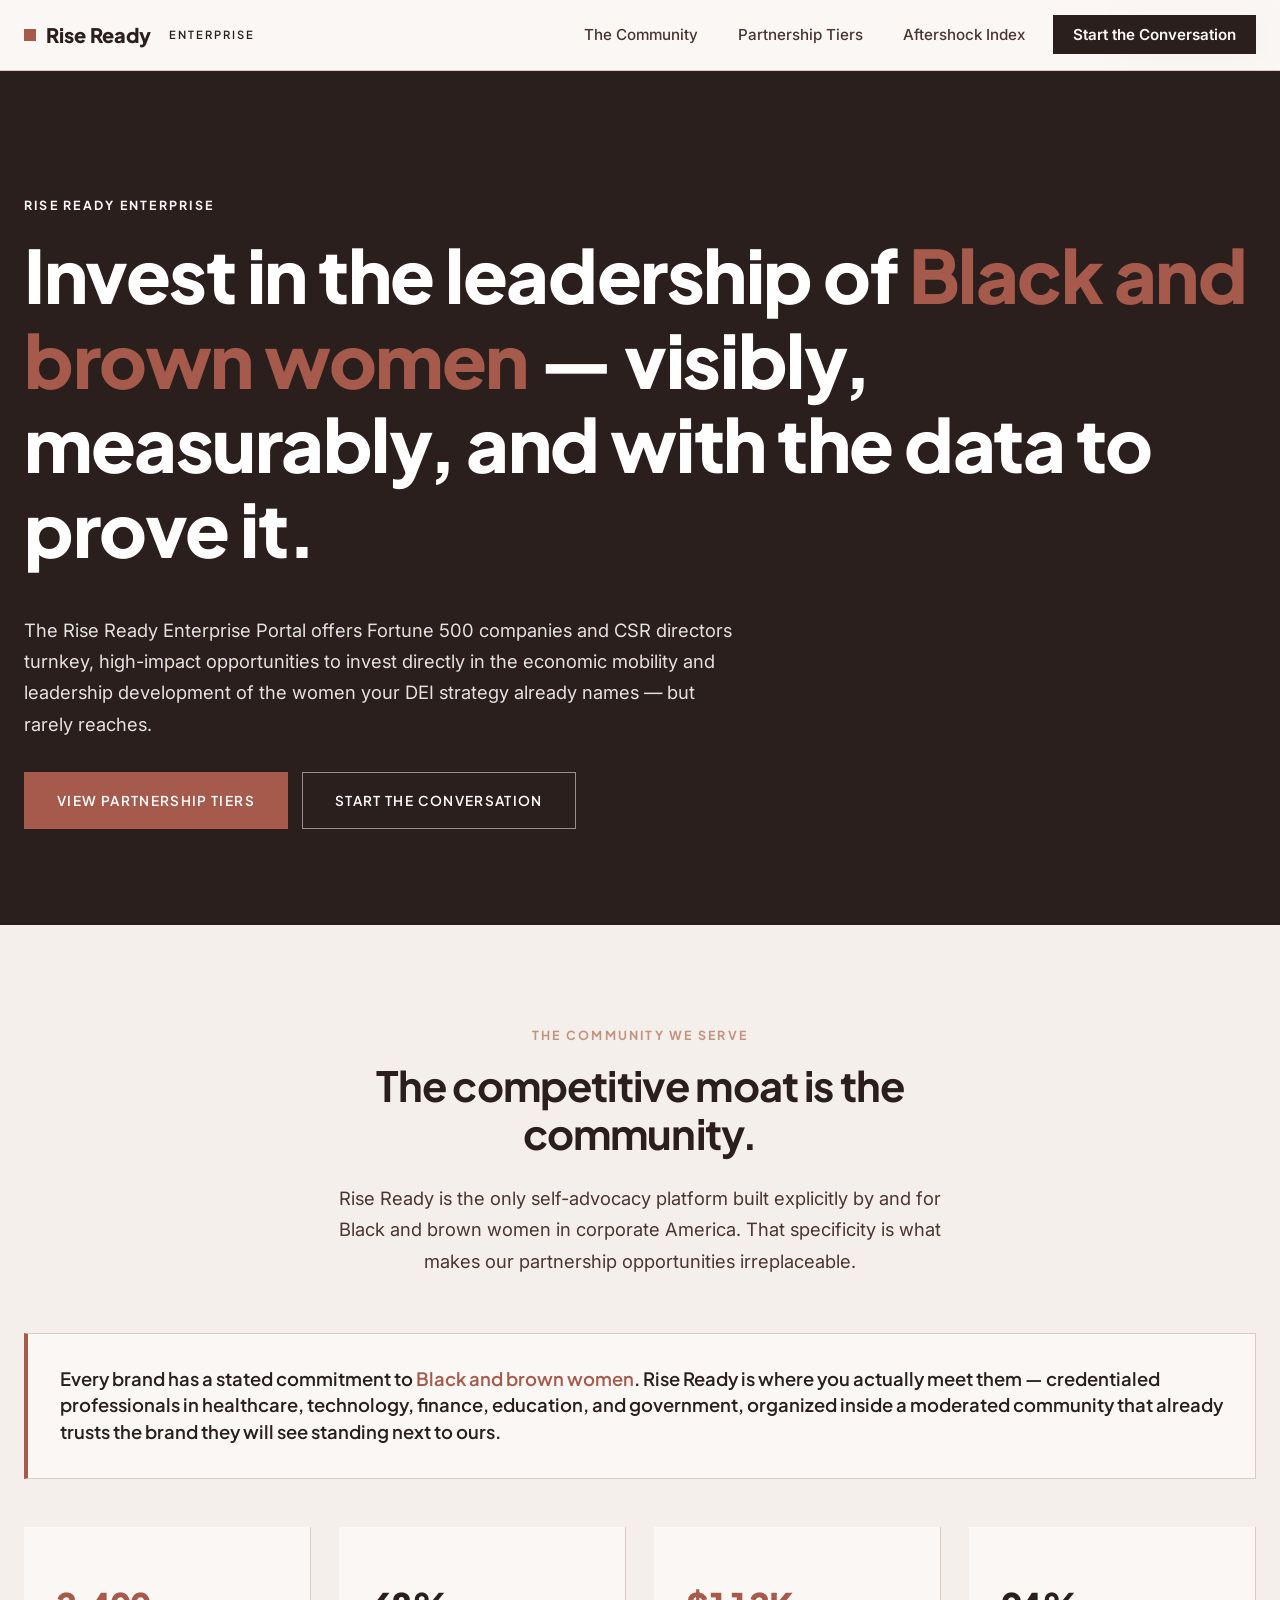
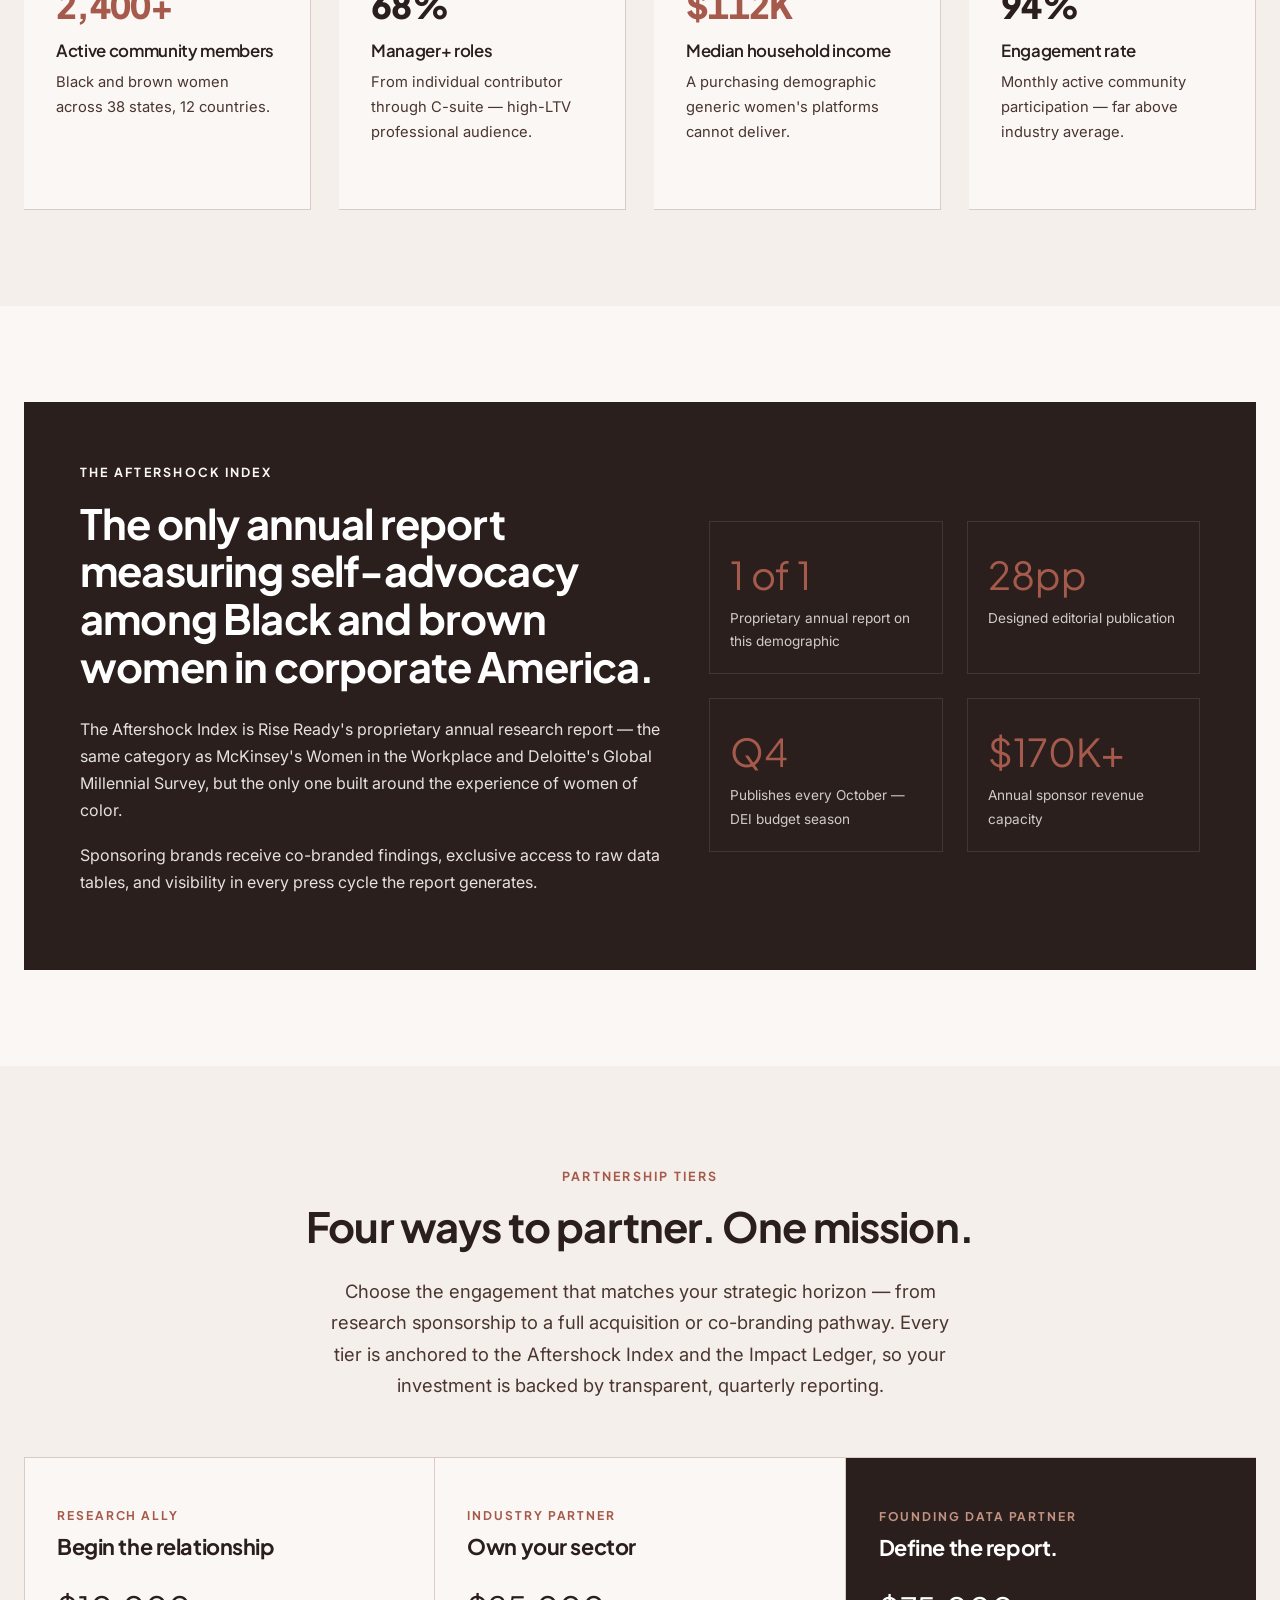
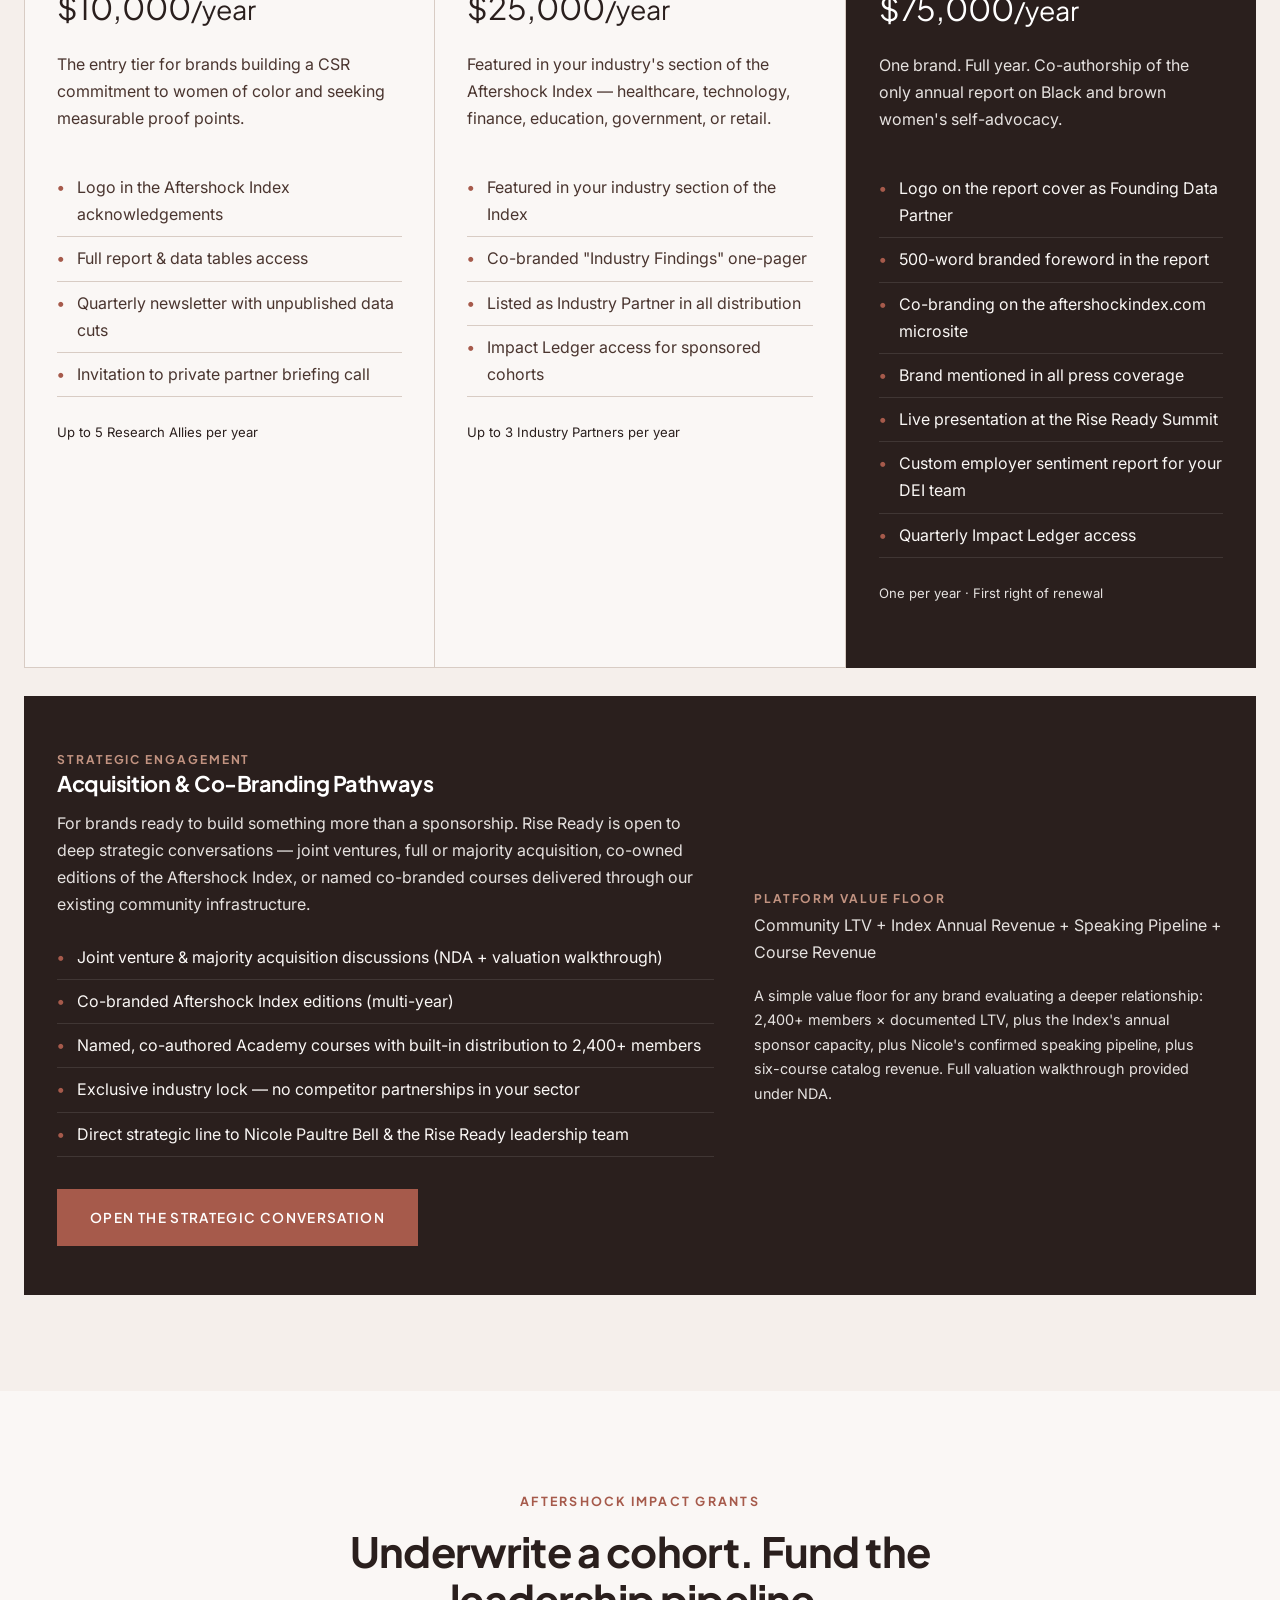
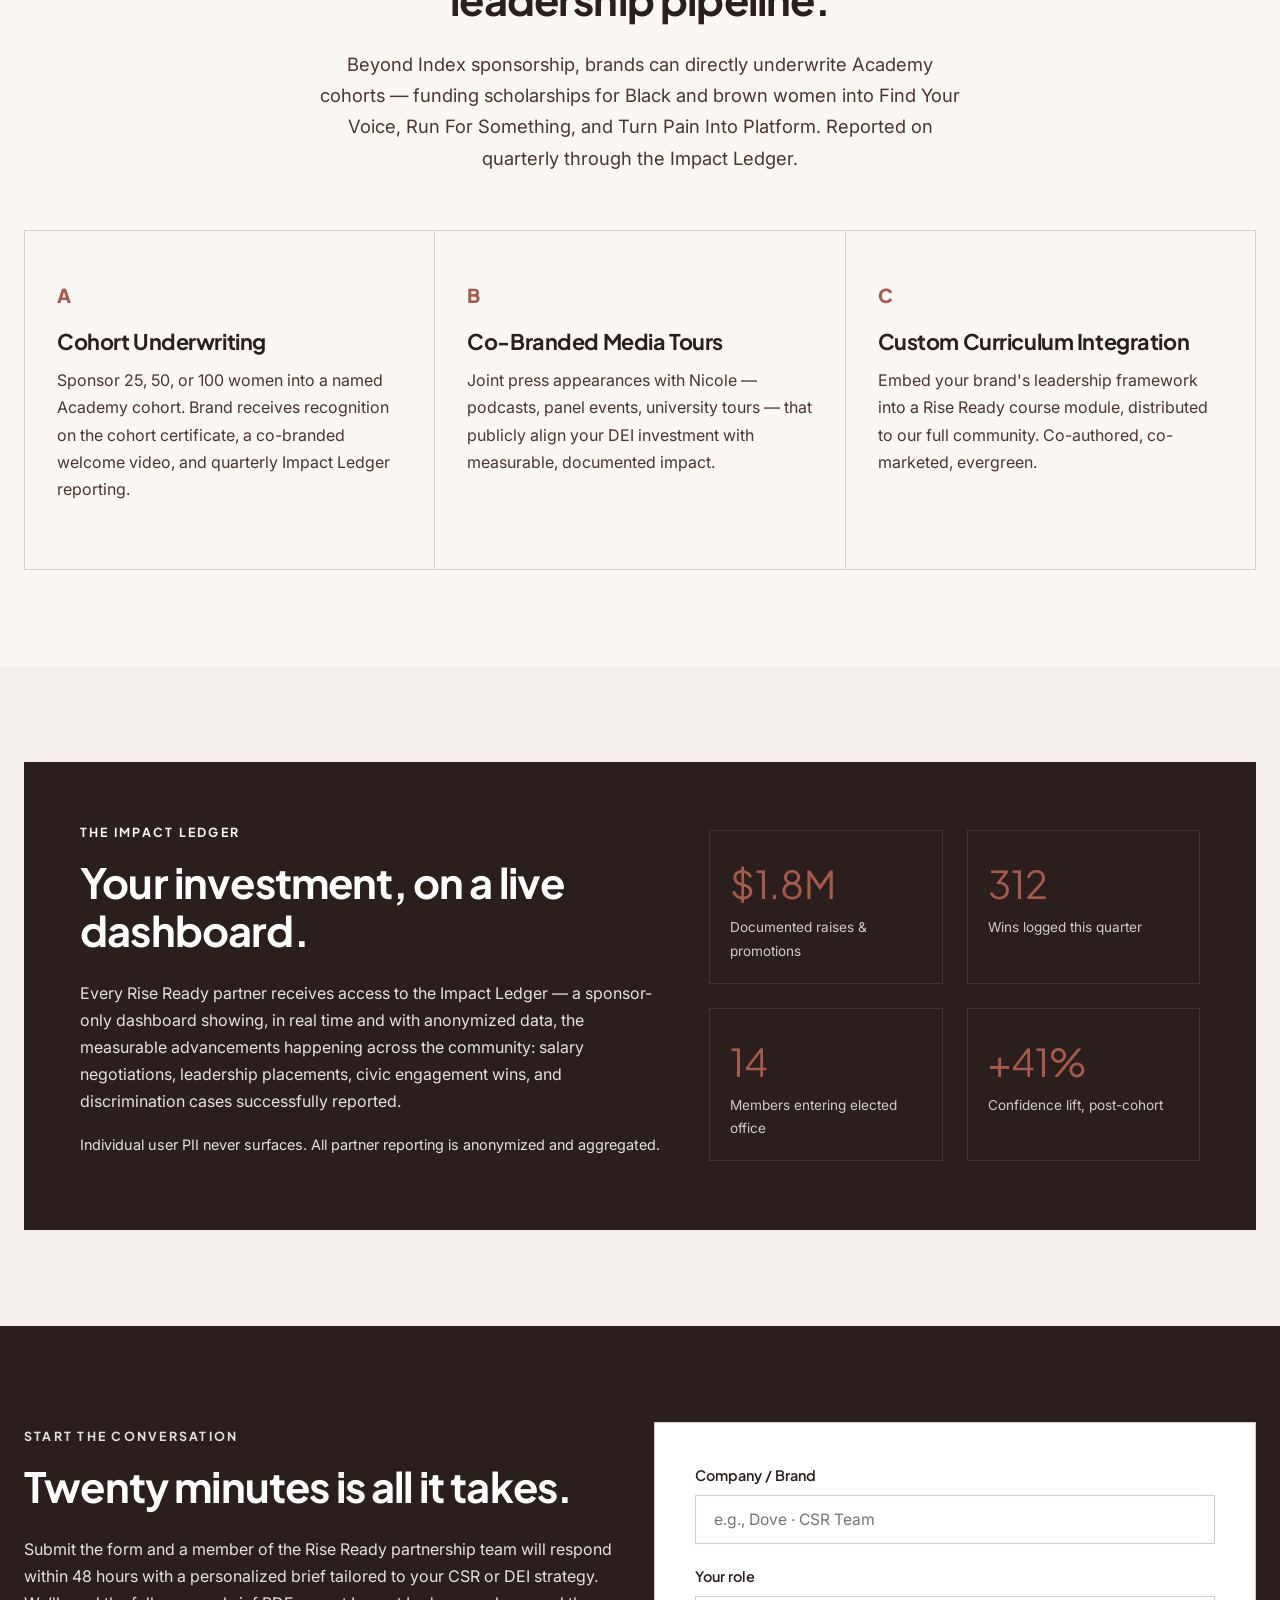
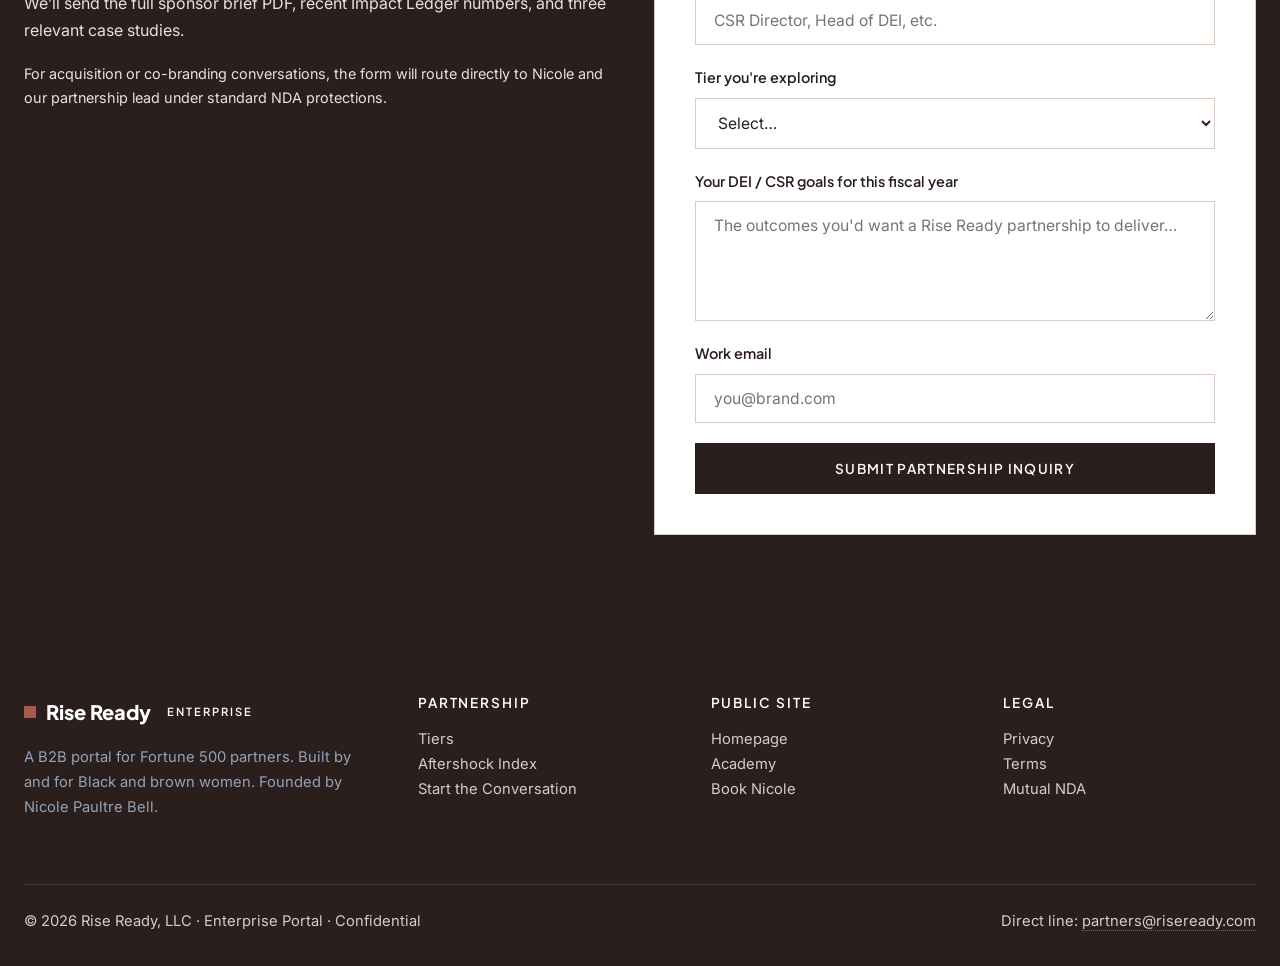
<file: enterprise.html>
<!DOCTYPE html>
<html lang="en">
<head>
  <meta charset="UTF-8" />
  <meta name="viewport" content="width=device-width, initial-scale=1.0" />
  <title>Rise Ready Enterprise — Corporate Partnerships for Black &amp; Brown Women</title>
  <meta name="description" content="The Rise Ready Enterprise Portal: turnkey, high-impact opportunities for Fortune 500 companies and CSR directors to invest in the economic mobility of Black and brown women." />
  <meta name="robots" content="noindex, nofollow" />
  <link rel="preconnect" href="https://fonts.googleapis.com" />
  <link rel="preconnect" href="https://fonts.gstatic.com" crossorigin />
  <link href="https://fonts.googleapis.com/css2?family=Plus+Jakarta+Sans:wght@500;600;700;800&family=Inter:wght@400;500;600;700&display=swap" rel="stylesheet" />
  <link rel="stylesheet" href="style.css" />
</head>
<body>

  <!-- Nav -->
  <header class="nav">
    <div class="nav-inner">
      <a href="index.html" class="brand"><span class="dot"></span> Rise Ready <span style="font-size: 0.7rem; font-weight: 600; letter-spacing: 0.18em; text-transform: uppercase; color: var(--coral); margin-left: 8px;">Enterprise</span></a>
      <button class="nav-toggle" data-nav-toggle aria-controls="nav-links" aria-expanded="false">Menu <span class="bars"></span></button>
      <nav>
        <ul class="nav-links" data-nav-links id="nav-links">
          <li><a href="#community">The Community</a></li>
          <li><a href="#tiers">Partnership Tiers</a></li>
          <li><a href="aftershock-index.html">Aftershock Index</a></li>
          <li><a href="#contact" class="nav-cta">Start the Conversation</a></li>
        </ul>
      </nav>
    </div>
  </header>

  <!-- Enterprise Hero -->
  <section class="enterprise-hero">
    <div class="container">
      <span class="eyebrow" style="color: var(--coral);">Rise Ready Enterprise</span>
      <h1>Invest in the leadership of <span class="accent">Black and brown women</span> — visibly, measurably, and with the data to prove it.</h1>
      <p class="lede">The Rise Ready Enterprise Portal offers Fortune 500 companies and CSR directors turnkey, high-impact opportunities to invest directly in the economic mobility and leadership development of the women your DEI strategy already names — but rarely reaches.</p>
      <div style="margin-top: 32px; display: flex; gap: 14px; flex-wrap: wrap;">
        <a href="#tiers" class="btn btn-coral">View Partnership Tiers</a>
        <a href="#contact" class="btn btn-ghost-light">Start the Conversation</a>
      </div>
    </div>
  </section>

  <!-- The Community -->
  <section id="community">
    <div class="container">
      <div class="section-head">
        <span class="eyebrow">The Community We Serve</span>
        <h2>The competitive moat is the community.</h2>
        <p class="lede">Rise Ready is the only self-advocacy platform built explicitly by and for Black and brown women in corporate America. That specificity is what makes our partnership opportunities irreplaceable.</p>
      </div>

      <div class="identity-callout" style="margin-bottom: 48px;">
        Every brand has a stated commitment to <em>Black and brown women</em>. Rise Ready is where you actually meet them — credentialed professionals in healthcare, technology, finance, education, and government, organized inside a moderated community that already trusts the brand they will see standing next to ours.
      </div>

      <div class="grid grid-4">
        <div class="pillar">
          <div class="data" style="font-size: 2.2rem;">2,400+</div>
          <h4 style="margin-top: 6px;">Active community members</h4>
          <p style="font-size: 0.92rem;">Black and brown women across 38 states, 12 countries.</p>
        </div>
        <div class="pillar coral">
          <div class="data" style="font-size: 2.2rem; color: var(--coral-deep);">68%</div>
          <h4 style="margin-top: 6px;">Manager+ roles</h4>
          <p style="font-size: 0.92rem;">From individual contributor through C-suite — high-LTV professional audience.</p>
        </div>
        <div class="pillar">
          <div class="data" style="font-size: 2.2rem;">$112K</div>
          <h4 style="margin-top: 6px;">Median household income</h4>
          <p style="font-size: 0.92rem;">A purchasing demographic generic women's platforms cannot deliver.</p>
        </div>
        <div class="pillar coral">
          <div class="data" style="font-size: 2.2rem; color: var(--coral-deep);">94%</div>
          <h4 style="margin-top: 6px;">Engagement rate</h4>
          <p style="font-size: 0.92rem;">Monthly active community participation — far above industry average.</p>
        </div>
      </div>
    </div>
  </section>

  <!-- The Aftershock Index -->
  <section id="index" class="section-pearl">
    <div class="container">
      <div class="index-card">
        <div>
          <span class="eyebrow" style="color: var(--coral);">The Aftershock Index</span>
          <h2>The only annual report measuring self-advocacy among Black and brown women in corporate America.</h2>
          <p>The Aftershock Index is Rise Ready's proprietary annual research report — the same category as McKinsey's Women in the Workplace and Deloitte's Global Millennial Survey, but the only one built around the experience of women of color.</p>
          <p>Sponsoring brands receive co-branded findings, exclusive access to raw data tables, and visibility in every press cycle the report generates.</p>
        </div>
        <div class="index-stats">
          <div class="stat">
            <div class="num">1 of 1</div>
            <div class="label">Proprietary annual report on this demographic</div>
          </div>
          <div class="stat">
            <div class="num">28pp</div>
            <div class="label">Designed editorial publication</div>
          </div>
          <div class="stat">
            <div class="num">Q4</div>
            <div class="label">Publishes every October — DEI budget season</div>
          </div>
          <div class="stat">
            <div class="num">$170K+</div>
            <div class="label">Annual sponsor revenue capacity</div>
          </div>
        </div>
      </div>
    </div>
  </section>

  <!-- Partnership Tiers -->
  <section id="tiers">
    <div class="container">
      <div class="section-head">
        <span class="eyebrow coral">Partnership Tiers</span>
        <h2>Four ways to partner. One mission.</h2>
        <p class="lede">Choose the engagement that matches your strategic horizon — from research sponsorship to a full acquisition or co-branding pathway. Every tier is anchored to the Aftershock Index and the Impact Ledger, so your investment is backed by transparent, quarterly reporting.</p>
      </div>

      <div class="grid grid-3" style="margin-bottom: 28px;">

        <!-- Research Ally -->
        <article class="tier">
          <span class="tier-meta">Research Ally</span>
          <h3>Begin the relationship</h3>
          <div class="tier-price">$10,000<small>/year</small></div>
          <p>The entry tier for brands building a CSR commitment to women of color and seeking measurable proof points.</p>
          <ul>
            <li>Logo in the Aftershock Index acknowledgements</li>
            <li>Full report &amp; data tables access</li>
            <li>Quarterly newsletter with unpublished data cuts</li>
            <li>Invitation to private partner briefing call</li>
          </ul>
          <p style="font-size: 0.82rem; color: var(--ink-muted);">Up to 5 Research Allies per year</p>
        </article>

        <!-- Industry Partner -->
        <article class="tier">
          <span class="tier-meta">Industry Partner</span>
          <h3>Own your sector</h3>
          <div class="tier-price">$25,000<small>/year</small></div>
          <p>Featured in your industry's section of the Aftershock Index — healthcare, technology, finance, education, government, or retail.</p>
          <ul>
            <li>Featured in your industry section of the Index</li>
            <li>Co-branded "Industry Findings" one-pager</li>
            <li>Listed as Industry Partner in all distribution</li>
            <li>Impact Ledger access for sponsored cohorts</li>
          </ul>
          <p style="font-size: 0.82rem; color: var(--ink-muted);">Up to 3 Industry Partners per year</p>
        </article>

        <!-- Founding Data Partner (featured) -->
        <article class="tier tier-featured">
          <span class="badge">The Dove Slot</span>
          <span class="tier-meta">Founding Data Partner</span>
          <h3>Define the report.</h3>
          <div class="tier-price">$75,000<small>/year</small></div>
          <p>One brand. Full year. Co-authorship of the only annual report on Black and brown women's self-advocacy.</p>
          <ul>
            <li>Logo on the report cover as Founding Data Partner</li>
            <li>500-word branded foreword in the report</li>
            <li>Co-branding on the aftershockindex.com microsite</li>
            <li>Brand mentioned in all press coverage</li>
            <li>Live presentation at the Rise Ready Summit</li>
            <li>Custom employer sentiment report for your DEI team</li>
            <li>Quarterly Impact Ledger access</li>
          </ul>
          <p style="font-size: 0.82rem; color: rgba(255,255,255,0.7);">One per year · First right of renewal</p>
        </article>

      </div>

      <!-- Acquisition & Co-Branding (NEW) -->
      <div class="grid">
        <article class="tier tier-acquisition">
          <div>
            <span class="tier-meta">Strategic Engagement</span>
            <h3>Acquisition &amp; Co-Branding Pathways</h3>
            <p>For brands ready to build something more than a sponsorship. Rise Ready is open to deep strategic conversations — joint ventures, full or majority acquisition, co-owned editions of the Aftershock Index, or named co-branded courses delivered through our existing community infrastructure.</p>
            <ul>
              <li>Joint venture &amp; majority acquisition discussions (NDA + valuation walkthrough)</li>
              <li>Co-branded Aftershock Index editions (multi-year)</li>
              <li>Named, co-authored Academy courses with built-in distribution to 2,400+ members</li>
              <li>Exclusive industry lock — no competitor partnerships in your sector</li>
              <li>Direct strategic line to Nicole Paultre Bell &amp; the Rise Ready leadership team</li>
            </ul>
            <a href="#contact" class="btn btn-coral" style="margin-top: 8px;">Open the Strategic Conversation</a>
          </div>
          <div class="valuation">
            <span class="tier-meta" style="color: var(--coral);">Platform Value Floor</span>
            <p class="formula">
              <span>Community LTV</span> +
              <span>Index Annual Revenue</span> +
              <span>Speaking Pipeline</span> +
              <span>Course Revenue</span>
            </p>
            <p style="font-size: 0.9rem; color: rgba(255,255,255,0.78); margin-bottom: 0;">A simple value floor for any brand evaluating a deeper relationship: 2,400+ members &times; documented LTV, plus the Index's annual sponsor capacity, plus Nicole's confirmed speaking pipeline, plus six-course catalog revenue. Full valuation walkthrough provided under NDA.</p>
          </div>
        </article>
      </div>

    </div>
  </section>

  <!-- Aftershock Impact Grants -->
  <section class="section-pearl">
    <div class="container">
      <div class="section-head">
        <span class="eyebrow coral">Aftershock Impact Grants</span>
        <h2>Underwrite a cohort. Fund the leadership pipeline.</h2>
        <p class="lede">Beyond Index sponsorship, brands can directly underwrite Academy cohorts — funding scholarships for Black and brown women into Find Your Voice, Run For Something, and Turn Pain Into Platform. Reported on quarterly through the Impact Ledger.</p>
      </div>

      <div class="grid grid-3">
        <div class="pillar">
          <span class="icon">A</span>
          <h3>Cohort Underwriting</h3>
          <p>Sponsor 25, 50, or 100 women into a named Academy cohort. Brand receives recognition on the cohort certificate, a co-branded welcome video, and quarterly Impact Ledger reporting.</p>
        </div>
        <div class="pillar coral">
          <span class="icon">B</span>
          <h3>Co-Branded Media Tours</h3>
          <p>Joint press appearances with Nicole — podcasts, panel events, university tours — that publicly align your DEI investment with measurable, documented impact.</p>
        </div>
        <div class="pillar">
          <span class="icon">C</span>
          <h3>Custom Curriculum Integration</h3>
          <p>Embed your brand's leadership framework into a Rise Ready course module, distributed to our full community. Co-authored, co-marketed, evergreen.</p>
        </div>
      </div>
    </div>
  </section>

  <!-- Impact Ledger preview -->
  <section>
    <div class="container">
      <div class="index-card">
        <div>
          <span class="eyebrow" style="color: var(--coral);">The Impact Ledger</span>
          <h2>Your investment, on a live dashboard.</h2>
          <p>Every Rise Ready partner receives access to the Impact Ledger — a sponsor-only dashboard showing, in real time and with anonymized data, the measurable advancements happening across the community: salary negotiations, leadership placements, civic engagement wins, and discrimination cases successfully reported.</p>
          <p style="font-size: 0.9rem; color: #94A3B8;">Individual user PII never surfaces. All partner reporting is anonymized and aggregated.</p>
        </div>
        <div class="index-stats">
          <div class="stat">
            <div class="num">$1.8M</div>
            <div class="label">Documented raises &amp; promotions</div>
          </div>
          <div class="stat">
            <div class="num">312</div>
            <div class="label">Wins logged this quarter</div>
          </div>
          <div class="stat">
            <div class="num">14</div>
            <div class="label">Members entering elected office</div>
          </div>
          <div class="stat">
            <div class="num">+41%</div>
            <div class="label">Confidence lift, post-cohort</div>
          </div>
        </div>
      </div>
    </div>
  </section>

  <!-- Sponsor inquiry -->
  <section id="contact" class="section-ink">
    <div class="container">
      <div class="grid grid-2" style="align-items: start;">
        <div>
          <span class="eyebrow" style="color: var(--coral);">Start the Conversation</span>
          <h2>Twenty minutes is all it takes.</h2>
          <p>Submit the form and a member of the Rise Ready partnership team will respond within 48 hours with a personalized brief tailored to your CSR or DEI strategy. We&rsquo;ll send the full sponsor brief PDF, recent Impact Ledger numbers, and three relevant case studies.</p>
          <p style="font-size: 0.9rem; color: #94A3B8;">For acquisition or co-branding conversations, the form will route directly to Nicole and our partnership lead under standard NDA protections.</p>
        </div>

        <form class="intake-form" style="background: var(--white);"
              data-rr-form="enterprise-inquiry"
              data-success="Thank you. The Rise Ready partnership team will respond within 48 hours.">

          <div class="field">
            <label for="brand">Company / Brand</label>
            <input id="brand" name="company" type="text" required placeholder="e.g., Dove · CSR Team" />
          </div>

          <div class="field">
            <label for="role">Your role</label>
            <input id="role" name="role" type="text" required placeholder="CSR Director, Head of DEI, etc." />
          </div>

          <div class="field">
            <label for="interest">Tier you're exploring</label>
            <select id="interest" name="tier" required>
              <option value="">Select…</option>
              <option>Research Ally — $10K/year</option>
              <option>Industry Partner — $25K/year</option>
              <option>Founding Data Partner — $75K/year</option>
              <option>Aftershock Impact Grant — Cohort Underwriting</option>
              <option>Acquisition / Co-Branding — Strategic conversation</option>
              <option>Not sure yet — recommend the right fit</option>
            </select>
          </div>

          <div class="field">
            <label for="goals">Your DEI / CSR goals for this fiscal year</label>
            <textarea id="goals" name="goals" required placeholder="The outcomes you'd want a Rise Ready partnership to deliver…"></textarea>
          </div>

          <div class="field">
            <label for="email">Work email</label>
            <input id="email" name="email" type="email" required placeholder="you@brand.com" />
          </div>

          <button type="submit" class="btn btn-primary" style="width: 100%;">Submit Partnership Inquiry</button>
          <div class="form-status"></div>

        </form>
      </div>
    </div>
  </section>

  <!-- Footer -->
  <footer class="footer">
    <div class="container">
      <div class="footer-grid">
        <div>
          <div class="brand" style="color: white;"><span class="dot"></span> Rise Ready <span style="font-size: 0.7rem; font-weight: 600; letter-spacing: 0.18em; text-transform: uppercase; color: var(--coral); margin-left: 6px;">Enterprise</span></div>
          <p style="margin-top: 16px; color: #94A3B8;">A B2B portal for Fortune 500 partners. Built by and for Black and brown women. Founded by Nicole Paultre Bell.</p>
        </div>
        <div>
          <h4>Partnership</h4>
          <ul>
            <li><a href="#tiers">Tiers</a></li>
            <li><a href="#index">Aftershock Index</a></li>
            <li><a href="#contact">Start the Conversation</a></li>
          </ul>
        </div>
        <div>
          <h4>Public Site</h4>
          <ul>
            <li><a href="index.html">Homepage</a></li>
            <li><a href="academy.html">Academy</a></li>
            <li><a href="speaking.html">Book Nicole</a></li>
          </ul>
        </div>
        <div>
          <h4>Legal</h4>
          <ul>
            <li><a href="#privacy">Privacy</a></li>
            <li><a href="#terms">Terms</a></li>
            <li><a href="#nda">Mutual NDA</a></li>
          </ul>
        </div>
      </div>
      <div class="footer-bottom">
        <span>© 2026 Rise Ready, LLC · Enterprise Portal · Confidential</span>
        <span class="footer-enterprise">Direct line: <a href="mailto:partners@riseready.com">partners@riseready.com</a></span>
      </div>
    </div>
  </footer>

  <script src="main.js" defer></script>
</body>
</html>
</file>
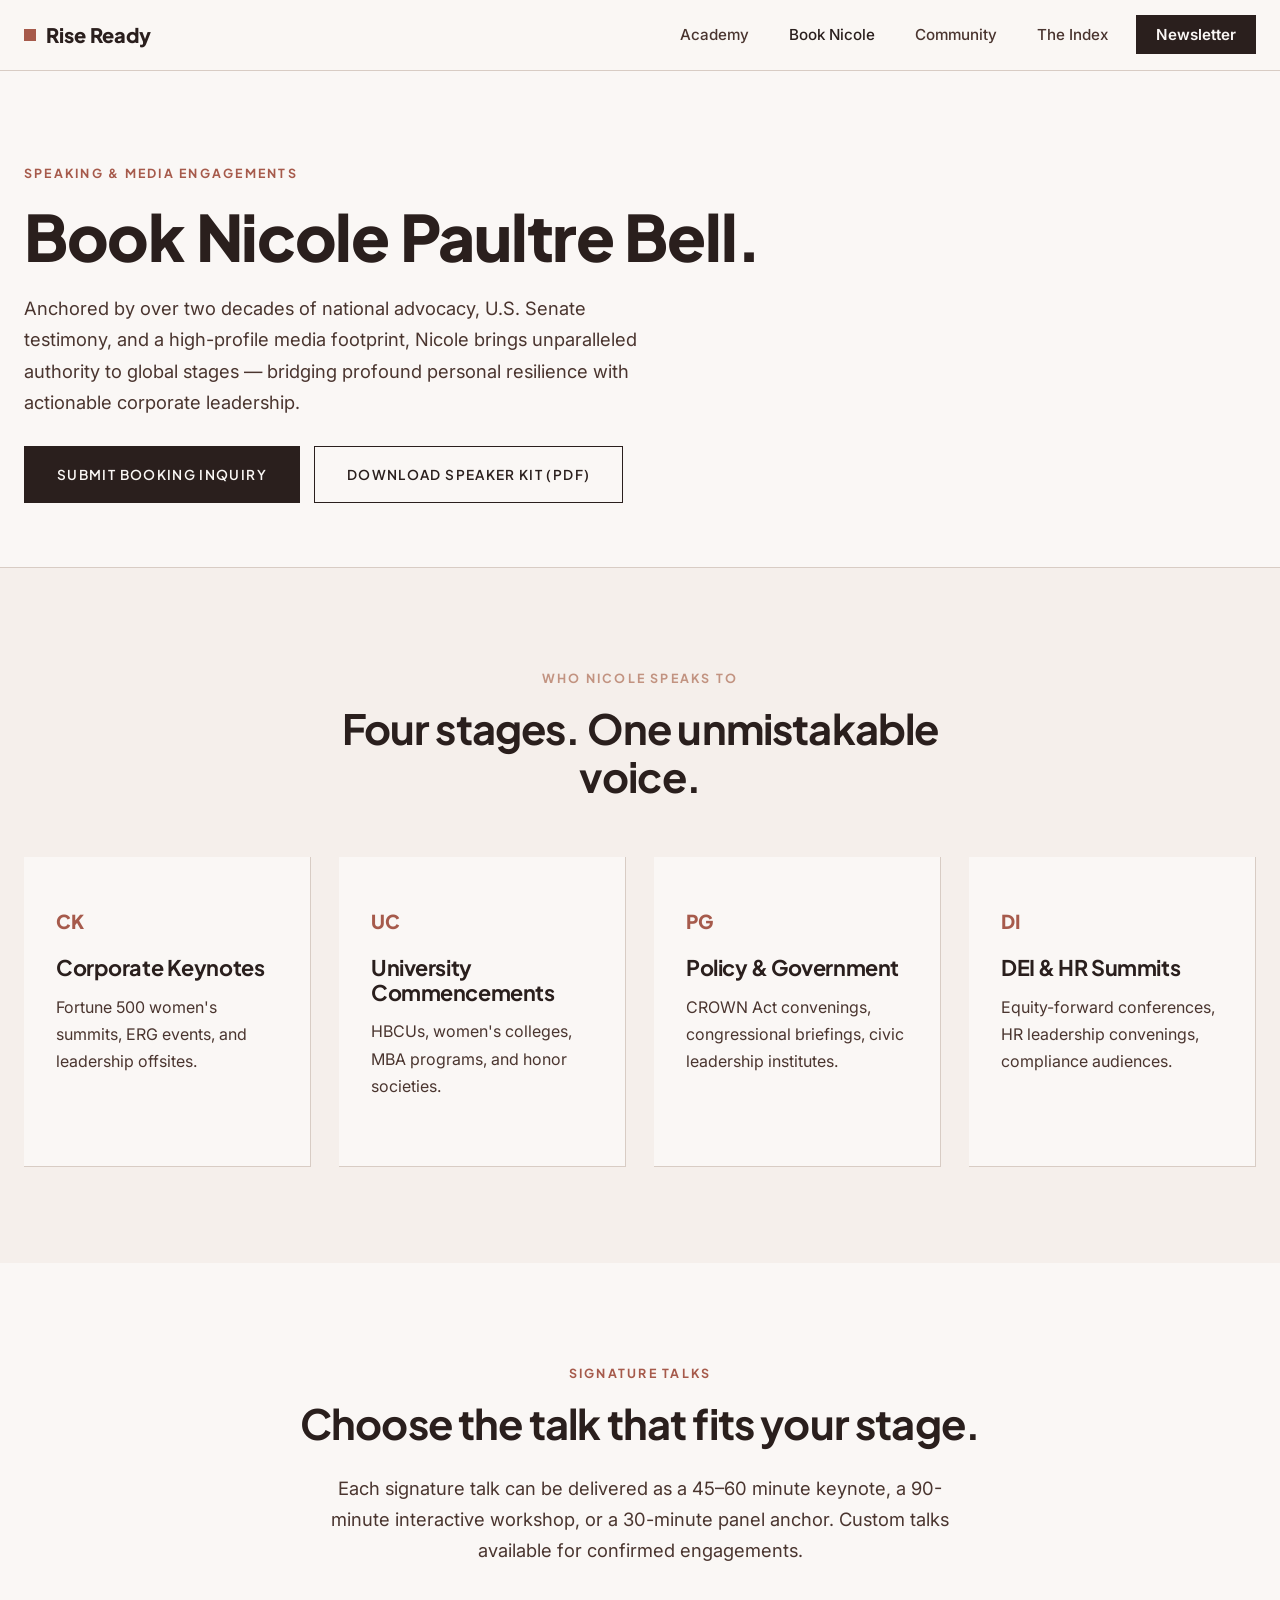
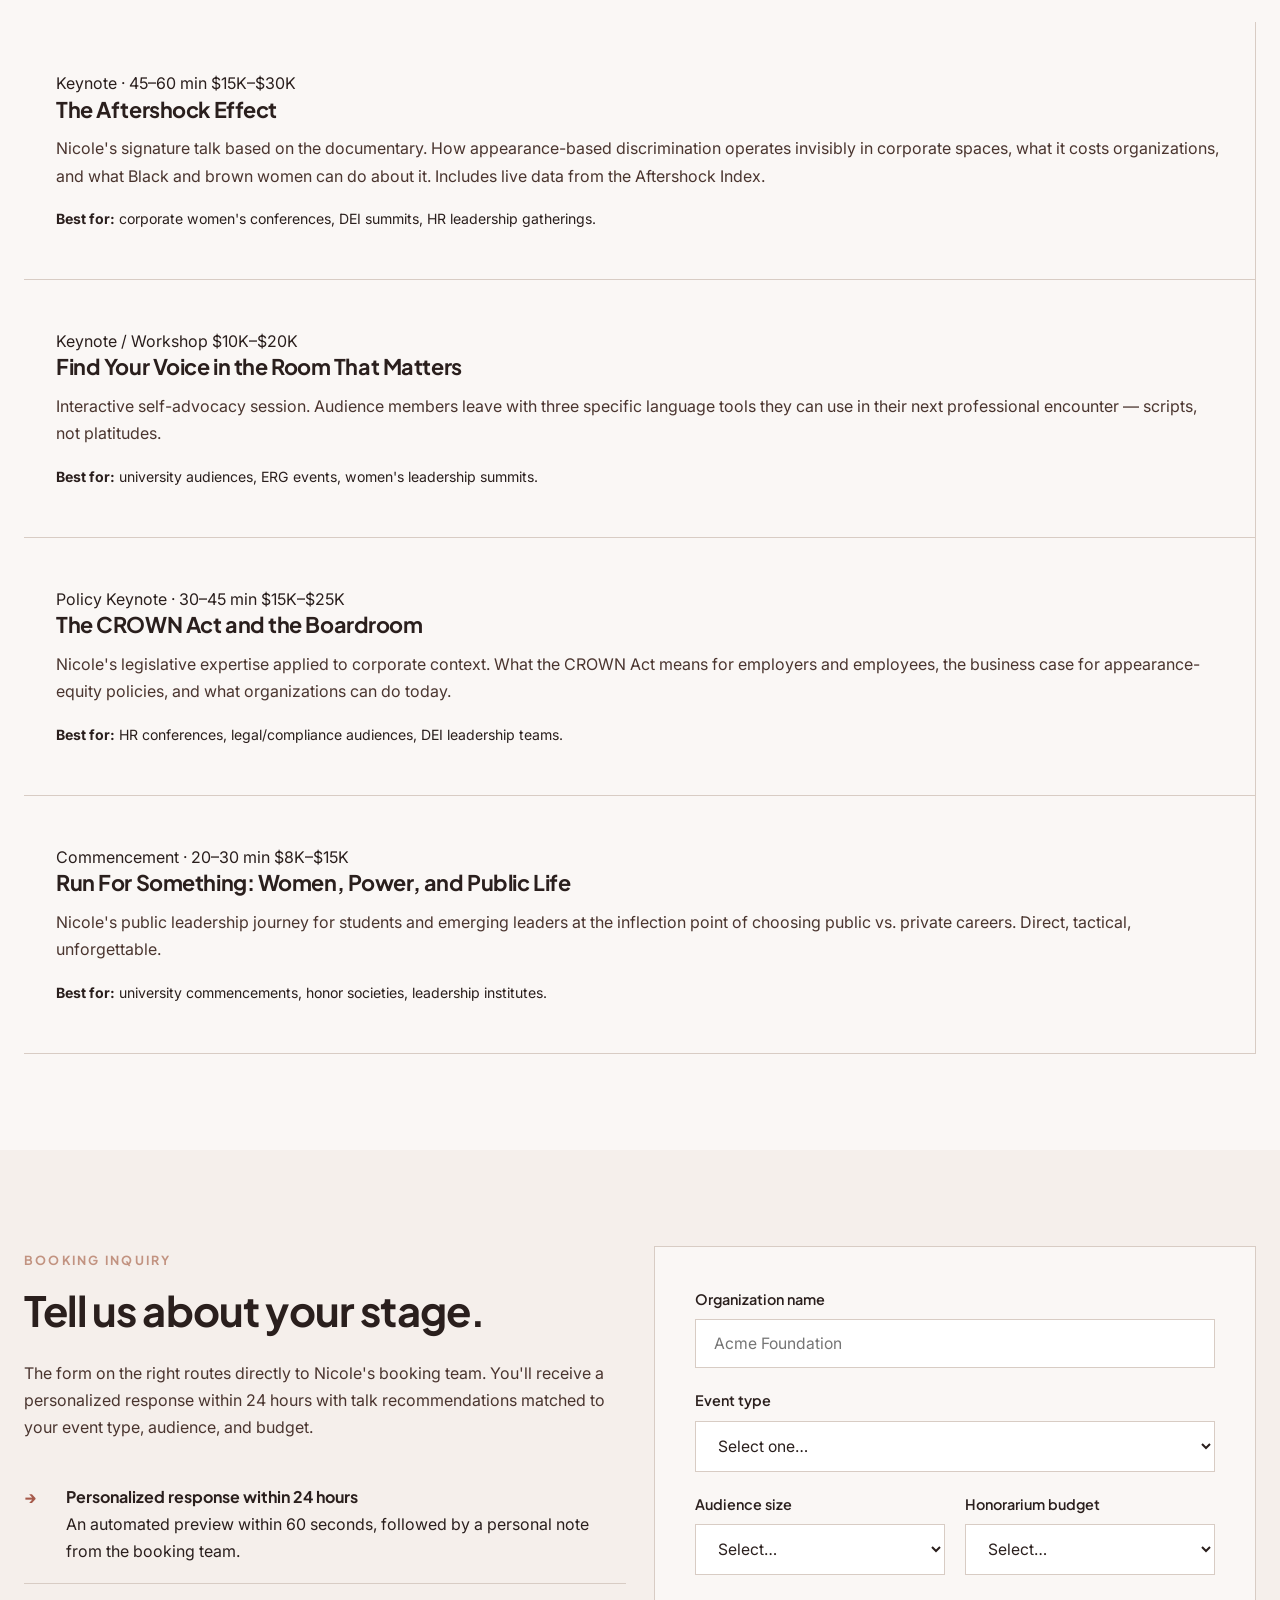
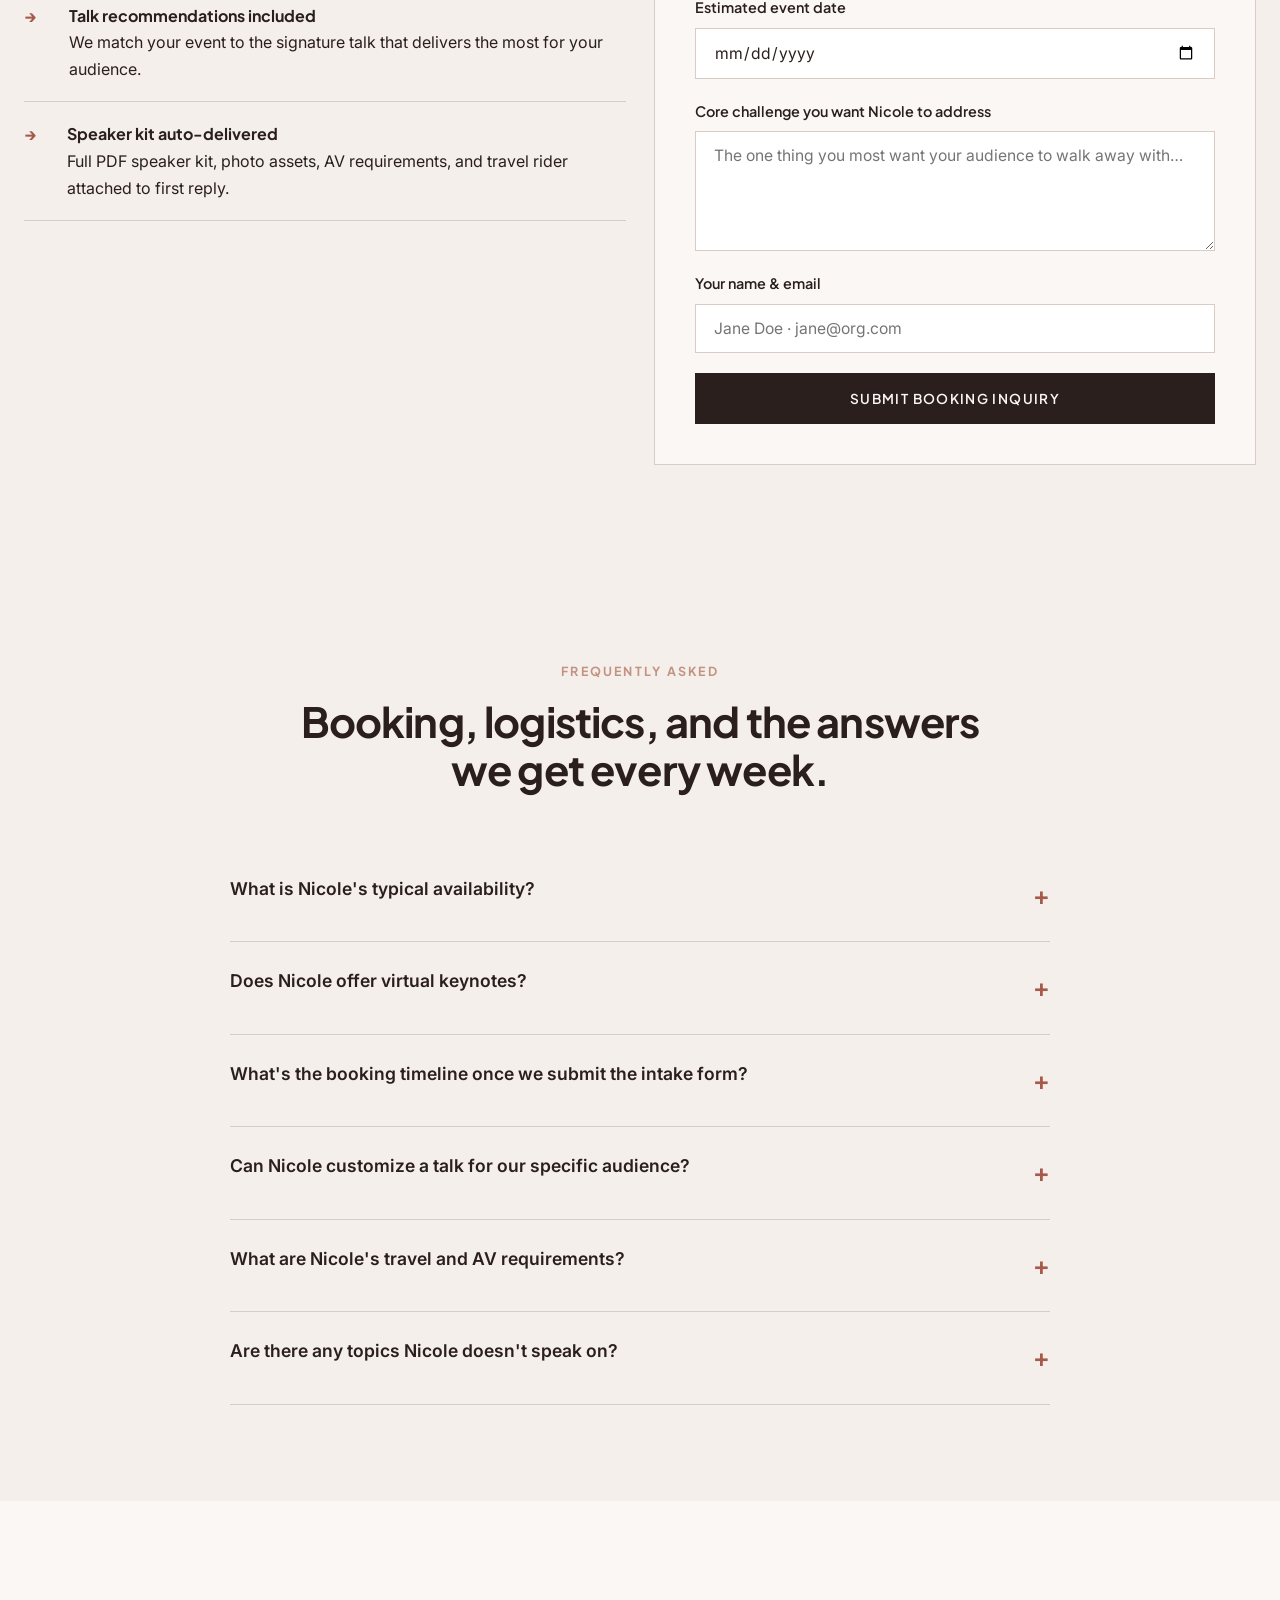
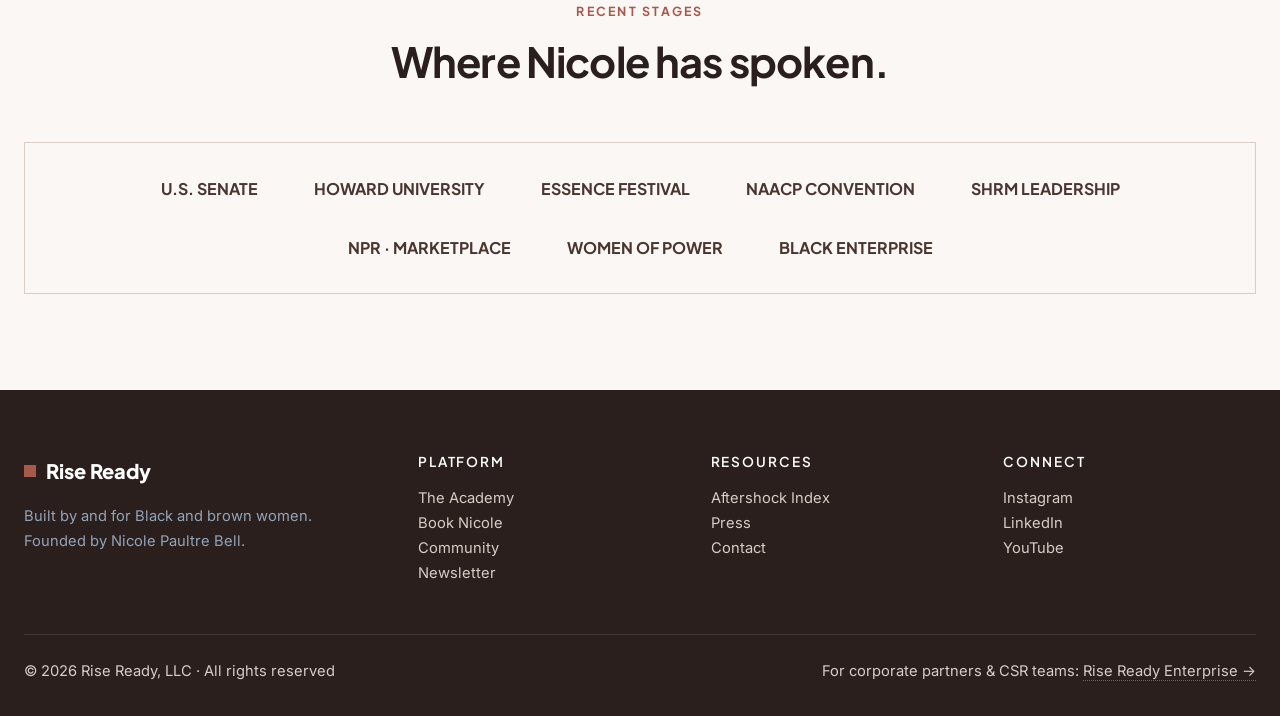
<file: speaking.html>
<!DOCTYPE html>
<html lang="en">
<head>
  <meta charset="UTF-8" />
  <meta name="viewport" content="width=device-width, initial-scale=1.0" />
  <title>Book Nicole Paultre Bell — Rise Ready</title>
  <meta name="description" content="Book Nicole Paultre Bell for keynotes, university commencements, and leadership summit panels. Anchored by U.S. Senate testimony and 20+ years of national advocacy." />
  <link rel="preconnect" href="https://fonts.googleapis.com" />
  <link rel="preconnect" href="https://fonts.gstatic.com" crossorigin />
  <link href="https://fonts.googleapis.com/css2?family=Plus+Jakarta+Sans:wght@500;600;700;800&family=Inter:wght@400;500;600;700&display=swap" rel="stylesheet" />
  <link rel="stylesheet" href="style.css" />
</head>
<body>

  <!-- Navigation -->
  <header class="nav">
    <div class="nav-inner">
      <a href="index.html" class="brand"><span class="dot"></span> Rise Ready</a>
      <button class="nav-toggle" data-nav-toggle aria-controls="nav-links" aria-expanded="false">Menu <span class="bars"></span></button>
      <nav>
        <ul class="nav-links" data-nav-links id="nav-links">
          <li><a href="academy.html">Academy</a></li>
          <li><a href="speaking.html" style="color: var(--azure);">Book Nicole</a></li>
          <li><a href="community.html">Community</a></li>
          <li><a href="aftershock-index.html">The Index</a></li>
          <li><a href="index.html#newsletter" class="nav-cta">Newsletter</a></li>
        </ul>
      </nav>
    </div>
  </header>

  <!-- Page header -->
  <section class="page-header">
    <div class="container">
      <span class="eyebrow coral">Speaking &amp; Media Engagements</span>
      <h1>Book Nicole Paultre Bell.</h1>
      <p class="lede">Anchored by over two decades of national advocacy, U.S. Senate testimony, and a high-profile media footprint, Nicole brings unparalleled authority to global stages — bridging profound personal resilience with actionable corporate leadership.</p>
      <div style="margin-top: 28px; display: flex; gap: 14px; flex-wrap: wrap;">
        <a href="#intake" class="btn btn-primary">Submit Booking Inquiry</a>
        <a href="#kit" class="btn btn-secondary">Download Speaker Kit (PDF)</a>
      </div>
    </div>
  </section>

  <!-- Who she speaks to -->
  <section>
    <div class="container">
      <div class="section-head">
        <span class="eyebrow">Who Nicole speaks to</span>
        <h2>Four stages. One unmistakable voice.</h2>
      </div>
      <div class="grid grid-4">
        <div class="pillar">
          <span class="icon">CK</span>
          <h3>Corporate Keynotes</h3>
          <p>Fortune 500 women's summits, ERG events, and leadership offsites.</p>
        </div>
        <div class="pillar coral">
          <span class="icon">UC</span>
          <h3>University Commencements</h3>
          <p>HBCUs, women's colleges, MBA programs, and honor societies.</p>
        </div>
        <div class="pillar">
          <span class="icon">PG</span>
          <h3>Policy &amp; Government</h3>
          <p>CROWN Act convenings, congressional briefings, civic leadership institutes.</p>
        </div>
        <div class="pillar coral">
          <span class="icon">DI</span>
          <h3>DEI &amp; HR Summits</h3>
          <p>Equity-forward conferences, HR leadership convenings, compliance audiences.</p>
        </div>
      </div>
    </div>
  </section>

  <!-- Signature talks -->
  <section class="section-pearl">
    <div class="container">
      <div class="section-head">
        <span class="eyebrow coral">Signature Talks</span>
        <h2>Choose the talk that fits your stage.</h2>
        <p class="lede">Each signature talk can be delivered as a 45–60 minute keynote, a 90-minute interactive workshop, or a 30-minute panel anchor. Custom talks available for confirmed engagements.</p>
      </div>

      <div class="talks-grid">

        <article class="talk">
          <div class="talk-meta">
            <span>Keynote · 45–60 min</span>
            <span class="fee">$15K–$30K</span>
          </div>
          <h3>The Aftershock Effect</h3>
          <p>Nicole's signature talk based on the documentary. How appearance-based discrimination operates invisibly in corporate spaces, what it costs organizations, and what Black and brown women can do about it. Includes live data from the Aftershock Index.</p>
          <p style="font-size: 0.88rem; color: var(--ink-muted); margin-bottom: 0;"><strong>Best for:</strong> corporate women's conferences, DEI summits, HR leadership gatherings.</p>
        </article>

        <article class="talk">
          <div class="talk-meta">
            <span>Keynote / Workshop</span>
            <span class="fee">$10K–$20K</span>
          </div>
          <h3>Find Your Voice in the Room That Matters</h3>
          <p>Interactive self-advocacy session. Audience members leave with three specific language tools they can use in their next professional encounter — scripts, not platitudes.</p>
          <p style="font-size: 0.88rem; color: var(--ink-muted); margin-bottom: 0;"><strong>Best for:</strong> university audiences, ERG events, women's leadership summits.</p>
        </article>

        <article class="talk">
          <div class="talk-meta">
            <span>Policy Keynote · 30–45 min</span>
            <span class="fee">$15K–$25K</span>
          </div>
          <h3>The CROWN Act and the Boardroom</h3>
          <p>Nicole's legislative expertise applied to corporate context. What the CROWN Act means for employers and employees, the business case for appearance-equity policies, and what organizations can do today.</p>
          <p style="font-size: 0.88rem; color: var(--ink-muted); margin-bottom: 0;"><strong>Best for:</strong> HR conferences, legal/compliance audiences, DEI leadership teams.</p>
        </article>

        <article class="talk">
          <div class="talk-meta">
            <span>Commencement · 20–30 min</span>
            <span class="fee">$8K–$15K</span>
          </div>
          <h3>Run For Something: Women, Power, and Public Life</h3>
          <p>Nicole's public leadership journey for students and emerging leaders at the inflection point of choosing public vs. private careers. Direct, tactical, unforgettable.</p>
          <p style="font-size: 0.88rem; color: var(--ink-muted); margin-bottom: 0;"><strong>Best for:</strong> university commencements, honor societies, leadership institutes.</p>
        </article>

      </div>
    </div>
  </section>

  <!-- Intake form -->
  <section id="intake">
    <div class="container">
      <div class="grid grid-2" style="align-items: start;">
        <div>
          <span class="eyebrow">Booking Inquiry</span>
          <h2>Tell us about your stage.</h2>
          <p>The form on the right routes directly to Nicole's booking team. You'll receive a personalized response within 24 hours with talk recommendations matched to your event type, audience, and budget.</p>
          <ul class="credential-list" style="margin-top: 24px;">
            <li>
              <span class="num">→</span>
              <div>
                <strong>Personalized response within 24 hours</strong>
                <span>An automated preview within 60 seconds, followed by a personal note from the booking team.</span>
              </div>
            </li>
            <li>
              <span class="num">→</span>
              <div>
                <strong>Talk recommendations included</strong>
                <span>We match your event to the signature talk that delivers the most for your audience.</span>
              </div>
            </li>
            <li>
              <span class="num">→</span>
              <div>
                <strong>Speaker kit auto-delivered</strong>
                <span>Full PDF speaker kit, photo assets, AV requirements, and travel rider attached to first reply.</span>
              </div>
            </li>
          </ul>
        </div>

        <form class="intake-form"
              data-rr-form="speaking-inquiry"
              data-success="Inquiry received. You'll hear from Nicole's team within 24 hours.">

          <div class="field">
            <label for="org">Organization name</label>
            <input id="org" name="org" type="text" required placeholder="Acme Foundation" />
          </div>

          <div class="field">
            <label for="type">Event type</label>
            <select id="type" name="event_type" required>
              <option value="">Select one…</option>
              <option>Corporate keynote</option>
              <option>Women's summit</option>
              <option>University commencement</option>
              <option>Government / Policy event</option>
              <option>DEI / HR conference</option>
              <option>Other</option>
            </select>
          </div>

          <div class="field-row">
            <div class="field">
              <label for="audience">Audience size</label>
              <select id="audience" name="audience_size" required>
                <option value="">Select…</option>
                <option>Under 100</option>
                <option>100–500</option>
                <option>500–2,000</option>
                <option>2,000+</option>
              </select>
            </div>
            <div class="field">
              <label for="budget">Honorarium budget</label>
              <select id="budget" name="budget" required>
                <option value="">Select…</option>
                <option>Under $5K</option>
                <option>$5K–$15K</option>
                <option>$15K–$30K</option>
                <option>$30K+</option>
                <option>Not yet determined</option>
              </select>
            </div>
          </div>

          <div class="field">
            <label for="date">Estimated event date</label>
            <input id="date" name="event_date" type="date" required />
          </div>

          <div class="field">
            <label for="challenge">Core challenge you want Nicole to address</label>
            <textarea id="challenge" name="challenge" required placeholder="The one thing you most want your audience to walk away with…"></textarea>
          </div>

          <div class="field">
            <label for="contact">Your name &amp; email</label>
            <input id="contact" name="contact" type="text" required placeholder="Jane Doe · jane@org.com" />
          </div>

          <button type="submit" class="btn btn-primary" style="width: 100%;">Submit Booking Inquiry</button>
          <div class="form-status"></div>

        </form>
      </div>
    </div>
  </section>

  <!-- FAQ -->
  <section>
    <div class="container">
      <div class="section-head">
        <span class="eyebrow">Frequently Asked</span>
        <h2>Booking, logistics, and the answers we get every week.</h2>
      </div>
      <div class="faq">
        <details class="faq-item">
          <summary>What is Nicole's typical availability?</summary>
          <div class="faq-body">Nicole accepts approximately 24 keynotes per calendar year. The current booking window is 6–9 months out for Q1–Q2 dates, 4–6 months out for Q3–Q4. Confirmed dates are listed on the booking calendar shared after intake submission.</div>
        </details>
        <details class="faq-item">
          <summary>Does Nicole offer virtual keynotes?</summary>
          <div class="faq-body">Yes — virtual keynotes are available at a 30% reduced rate from the in-person fee range listed for each talk. Hybrid (in-person + virtual stream) keynotes are charged at the full in-person rate.</div>
        </details>
        <details class="faq-item">
          <summary>What's the booking timeline once we submit the intake form?</summary>
          <div class="faq-body">You'll receive an automated personalized preview within 60 seconds. A member of Nicole's booking team follows up with a personal note and date confirmation within 24 hours. Contracts are issued within 5 business days of date confirmation.</div>
        </details>
        <details class="faq-item">
          <summary>Can Nicole customize a talk for our specific audience?</summary>
          <div class="faq-body">Yes. Every signature talk includes a 60-minute prep call with the event lead to tailor opening, examples, and audience callouts. Fully custom talks (a new framework not in the signature menu) carry an additional development fee, scoped on the prep call.</div>
        </details>
        <details class="faq-item">
          <summary>What are Nicole's travel and AV requirements?</summary>
          <div class="faq-body">Domestic: economy-plus or premium economy, single hotel room (4-star or equivalent), green room with water and a quiet space 60 minutes pre-keynote. International: business class, two nights' accommodation. Full AV rider provided in the speaker kit PDF.</div>
        </details>
        <details class="faq-item">
          <summary>Are there any topics Nicole doesn't speak on?</summary>
          <div class="faq-body">Nicole speaks at the intersection of self-advocacy, women's leadership, and policy. She does not accept engagements that frame her work as "diversity training" without substantive change components, and does not speak at events that exclude or token-cast Black and brown women audiences.</div>
        </details>
      </div>
    </div>
  </section>

  <!-- Recent stages -->
  <section class="section-pearl">
    <div class="container">
      <div class="section-head">
        <span class="eyebrow coral">Recent Stages</span>
        <h2>Where Nicole has spoken.</h2>
      </div>
      <div class="proof-bar" style="border: 1px solid var(--line); border-radius: var(--radius-md); padding: 32px;">
        <div class="proof-logos" style="justify-content: center; gap: 32px 56px;">
          <span>U.S. SENATE</span>
          <span>HOWARD UNIVERSITY</span>
          <span>ESSENCE FESTIVAL</span>
          <span>NAACP CONVENTION</span>
          <span>SHRM LEADERSHIP</span>
          <span>NPR · MARKETPLACE</span>
          <span>WOMEN OF POWER</span>
          <span>BLACK ENTERPRISE</span>
        </div>
      </div>
    </div>
  </section>

  <!-- Footer -->
  <footer class="footer">
    <div class="container">
      <div class="footer-grid">
        <div>
          <div class="brand" style="color: white;"><span class="dot"></span> Rise Ready</div>
          <p style="margin-top: 16px; color: #94A3B8;">Built by and for Black and brown women. Founded by Nicole Paultre Bell.</p>
        </div>
        <div>
          <h4>Platform</h4>
          <ul>
            <li><a href="academy.html">The Academy</a></li>
            <li><a href="speaking.html">Book Nicole</a></li>
            <li><a href="community.html">Community</a></li>
            <li><a href="index.html#newsletter">Newsletter</a></li>
          </ul>
        </div>
        <div>
          <h4>Resources</h4>
          <ul>
            <li><a href="aftershock-index.html">Aftershock Index</a></li>
            <li><a href="#press">Press</a></li>
            <li><a href="#contact">Contact</a></li>
          </ul>
        </div>
        <div>
          <h4>Connect</h4>
          <ul>
            <li><a href="#instagram">Instagram</a></li>
            <li><a href="#linkedin">LinkedIn</a></li>
            <li><a href="#youtube">YouTube</a></li>
          </ul>
        </div>
      </div>
      <div class="footer-bottom">
        <span>© 2026 Rise Ready, LLC · All rights reserved</span>
        <span class="footer-enterprise">For corporate partners &amp; CSR teams: <a href="enterprise.html">Rise Ready Enterprise →</a></span>
      </div>
    </div>
  </footer>

  <script src="main.js" defer></script>
</body>
</html>
</file>
<file: style.css>
/* =========================================================
   RISE READY — EARTH-TONED EDITORIAL SYSTEM
   Inspired by Cécred (Colors) & Skims (Structure)
   ========================================================= */

:root {
  /* The Earth Palette */
  --espresso: #2a1f1d; /* Deepest brown, replaces ink/black */
  --mocha: #4a352f; /* Soft body text */
  --terracotta: #a65a4b; /* Primary action color */
  --clay: #c29381; /* Soft accent / secondary highlights */
  --sand: #f5efeb; /* Main background, warm and luxurious */
  --sand-light: #faf7f5; /* Secondary background for contrast */
  --line: #d8ccc4; /* Soft structural borders */
  --white: #ffffff;

  /* Flat, Editorial Structure (Skims Inspired) */
  --radius-sm: 0px; /* Sharp edges replace rounded corners */
  --radius-md: 0px;
  --radius-lg: 0px;

  --shadow-sm: none; /* Removed heavy shadows for a flat look */
  --shadow-md: none;
  --shadow-lg: 0 10px 30px rgba(42, 31, 29, 0.08); /* Only for floating elements */

  --container: 1400px; /* Wider container for an airy feel */
}

/* ---------- Reset & Base ---------- */
*,
*::before,
*::after {
  box-sizing: border-box;
}
html {
  scroll-behavior: smooth;
  -webkit-text-size-adjust: 100%;
}
body {
  margin: 0;
  font-family: "Inter", sans-serif;
  font-size: 16px;
  line-height: 1.7;
  color: var(--espresso);
  background: var(--sand);
  -webkit-font-smoothing: antialiased;
}
img {
  max-width: 100%;
  display: block;
}
a {
  color: var(--terracotta);
  text-decoration: none;
  transition: color 0.2s ease;
}
a:hover {
  color: var(--espresso);
}

/* ---------- Typography ---------- */
h1,
h2,
h3,
h4,
h5 {
  font-family: "Plus Jakarta Sans", sans-serif;
  font-weight: 700;
  letter-spacing: -0.02em;
  line-height: 1.15;
  margin: 0 0 0.6em;
  color: var(--espresso);
}
h1 {
  font-size: clamp(2.4rem, 5.5vw, 4rem);
  font-weight: 800;
}
h2 {
  font-size: clamp(1.8rem, 3.4vw, 2.6rem);
}
h3 {
  font-size: 1.35rem;
  font-weight: 700;
}
h4 {
  font-size: 1.05rem;
  font-weight: 600;
}
p {
  margin: 0 0 1.1em;
  color: var(--mocha);
}

.eyebrow {
  display: inline-block;
  font-family: "Plus Jakarta Sans", sans-serif;
  font-size: 0.78rem;
  font-weight: 700;
  letter-spacing: 0.18em;
  text-transform: uppercase;
  color: var(--clay);
  margin-bottom: 1rem;
}
.eyebrow.coral,
.eyebrow.terracotta {
  color: var(--terracotta);
}
.lede {
  font-size: 1.15rem;
  color: var(--mocha);
  max-width: 640px;
}

.data {
  font-family: "Plus Jakarta Sans", sans-serif;
  font-weight: 800;
  font-variant-numeric: tabular-nums;
  letter-spacing: -0.02em;
  color: var(--terracotta);
}

/* ---------- Layout & Sections ---------- */
.container {
  width: 100%;
  max-width: var(--container);
  margin: 0 auto;
  padding: 0 24px;
}
section {
  padding: 96px 0;
}
@media (max-width: 720px) {
  section {
    padding: 64px 0;
  }
}

.section-head {
  text-align: center;
  max-width: 720px;
  margin: 0 auto 56px;
}
.section-head .lede {
  margin: 0 auto;
}

/* Light Sections */
.section-pearl {
  background: var(--sand-light);
}

/* Dark Sections */
.section-ink {
  background: var(--espresso);
  color: var(--sand-light);
}
.section-ink h1,
.section-ink h2,
.section-ink h3,
.section-ink h4,
.section-ink strong {
  color: var(--white) !important;
}
.section-ink p,
.section-ink span {
  color: var(--sand-light) !important;
  opacity: 0.9;
}

/* Grid Systems */
.grid {
  display: grid;
  gap: 28px;
}
.grid-2 {
  grid-template-columns: repeat(2, 1fr);
}
.grid-4 {
  grid-template-columns: repeat(4, 1fr);
}

/* Skims Flat Grid */
.grid-3 {
  display: grid;
  grid-template-columns: repeat(3, 1fr);
  gap: 0;
  border-top: 1px solid var(--line);
  border-left: 1px solid var(--line);
}
@media (max-width: 900px) {
  .grid-3 {
    grid-template-columns: repeat(2, 1fr);
  }
  .grid-4 {
    grid-template-columns: repeat(2, 1fr);
  }
}
@media (max-width: 620px) {
  .grid-2,
  .grid-3,
  .grid-4 {
    grid-template-columns: 1fr;
    border-left: none;
  }
}

/* ---------- Buttons ---------- */
.btn {
  display: inline-flex;
  align-items: center;
  justify-content: center;
  gap: 10px;
  padding: 16px 32px;
  border-radius: 0;
  font-family: "Plus Jakarta Sans", sans-serif;
  font-weight: 600;
  font-size: 0.85rem;
  text-transform: uppercase;
  letter-spacing: 0.1em;
  border: 1px solid transparent;
  cursor: pointer;
  transition: all 0.2s ease;
  text-decoration: none;
}
.btn-primary {
  background: var(--espresso);
  color: var(--sand-light);
}
.btn-primary:hover {
  background: var(--terracotta);
  color: var(--white);
}
.btn-coral,
.btn-terracotta {
  background: var(--terracotta);
  color: var(--white);
}
.btn-coral:hover,
.btn-terracotta:hover {
  background: var(--espresso);
  color: var(--white);
}
.btn-secondary {
  background: transparent;
  border-color: var(--espresso);
  color: var(--espresso);
}
.btn-secondary:hover {
  background: var(--espresso);
  color: var(--white);
}
.btn-ghost-light {
  background: transparent;
  border-color: rgba(255, 255, 255, 0.5);
  color: var(--white);
}
.btn-ghost-light:hover {
  background: var(--white);
  color: var(--espresso);
  border-color: var(--white);
}

.btn-subtle {
  background: transparent;
  border-bottom: 1px solid var(--espresso);
  padding: 4px 0;
  color: var(--espresso);
  text-transform: uppercase;
  letter-spacing: 0.12em;
  font-size: 0.8rem;
}
.btn-subtle:hover {
  color: var(--terracotta);
  border-bottom-color: var(--terracotta);
}

/* ---------- Navigation ---------- */
.nav {
  position: sticky;
  top: 0;
  z-index: 50;
  background: rgba(250, 247, 245, 0.95);
  backdrop-filter: blur(12px);
  border-bottom: 1px solid var(--line);
}
.nav-inner {
  max-width: var(--container);
  margin: 0 auto;
  display: flex;
  align-items: center;
  justify-content: space-between;
  padding: 18px 24px;
}
.brand {
  font-family: "Plus Jakarta Sans", sans-serif;
  font-weight: 800;
  font-size: 1.25rem;
  color: var(--espresso);
  display: flex;
  align-items: center;
  gap: 10px;
}
.brand .dot {
  width: 12px;
  height: 12px;
  background: var(--terracotta);
  border-radius: 0;
}
.nav-links {
  display: flex;
  gap: 16px;
  align-items: center;
  list-style: none;
  margin: 0;
  padding: 0;
}
.nav-links a {
  font-size: 0.95rem;
  font-weight: 500;
  color: var(--mocha);
  padding: 8px 12px;
}
.nav-links a:hover {
  color: var(--terracotta);
}
.nav-links .nav-cta {
  background: var(--espresso);
  color: var(--sand-light);
  padding: 10px 20px;
  font-weight: 600;
  border-radius: 0;
}
.nav-links .nav-cta:hover {
  background: var(--terracotta);
  color: var(--white);
}

/* Mobile Nav */
.nav-toggle {
  display: none;
  background: transparent;
  border: 1px solid var(--line);
  padding: 8px 14px;
  font-family: "Plus Jakarta Sans", sans-serif;
  font-weight: 600;
  font-size: 0.85rem;
  color: var(--espresso);
  cursor: pointer;
  letter-spacing: 0.04em;
}
.nav-toggle .bars {
  display: inline-block;
  width: 16px;
  height: 2px;
  background: currentColor;
  position: relative;
  margin-left: 4px;
}
.nav-toggle .bars::before,
.nav-toggle .bars::after {
  content: "";
  position: absolute;
  left: 0;
  width: 16px;
  height: 2px;
  background: currentColor;
}
.nav-toggle .bars::before {
  top: -5px;
}
.nav-toggle .bars::after {
  top: 5px;
}

@media (max-width: 760px) {
  .nav-toggle {
    display: inline-flex;
    align-items: center;
    gap: 4px;
  }
  .nav-links {
    display: none;
    position: absolute;
    top: 100%;
    left: 0;
    right: 0;
    background: var(--sand-light);
    border-bottom: 1px solid var(--line);
    flex-direction: column;
    padding: 16px 24px 24px;
    gap: 4px;
    box-shadow: var(--shadow-lg);
  }
  .nav-links.is-open {
    display: flex;
  }
  .nav-links a {
    display: block;
    padding: 14px 16px;
    font-size: 1rem;
    color: var(--espresso);
  }
  .nav-links .nav-cta {
    margin-top: 8px;
    text-align: center;
  }
}

/* ---------- Heroes ---------- */
.page-header {
  padding: 88px 0 64px;
  background: var(--sand-light);
  border-bottom: 1px solid var(--line);
}
.page-header h1 {
  margin-bottom: 0.3em;
}

/* Dark Heroes (Enterprise & Index) */
.enterprise-hero,
.idx-hero {
  background: var(--espresso);
  color: var(--sand-light);
  padding: 120px 0 96px;
  position: relative;
  overflow: hidden;
}
.enterprise-hero h1,
.idx-hero h1 {
  color: var(--white) !important;
  font-size: clamp(2.6rem, 6vw, 4.6rem);
}
.enterprise-hero .lede,
.idx-hero .lede {
  color: var(--sand-light) !important;
  max-width: 720px;
  opacity: 0.9;
}
.enterprise-hero .accent,
.idx-hero .accent {
  color: var(--terracotta);
}

/* ---------- Editorial Cards & Pillars ---------- */
.pillar,
.course,
.tier,
.talk,
.finding,
.win-card {
  background: var(--sand-light);
  border-right: 1px solid var(--line);
  border-bottom: 1px solid var(--line);
  padding: 48px 32px;
  display: flex;
  flex-direction: column;
  border-radius: 0;
  box-shadow: none;
  transition:
    background 0.3s ease,
    border-color 0.3s ease;
}
.pillar:hover,
.course:hover,
.tier:hover,
.talk:hover,
.finding:hover,
.win-card:hover {
  background: var(--white);
  border-color: var(--line);
}

.pillar .icon {
  font-family: "Plus Jakarta Sans", sans-serif;
  font-weight: 800;
  font-size: 1.2rem;
  color: var(--terracotta);
  margin-bottom: 18px;
}
.pillar-link {
  font-weight: 600;
  font-size: 0.95rem;
  margin-top: auto;
}

/* Specific Card Overrides */
.course .price {
  font-family: "Plus Jakarta Sans", sans-serif;
  font-weight: 400;
  font-size: 1.6rem;
  color: var(--terracotta);
  margin: 4px 0 14px;
}
.course .meta {
  display: inline-block;
  font-size: 0.75rem;
  font-weight: 700;
  letter-spacing: 0.12em;
  text-transform: uppercase;
  color: var(--clay);
  margin-bottom: 8px;
}
.course .btn {
  margin-top: 18px;
  align-self: flex-start;
}

.tier .tier-meta {
  font-family: "Plus Jakarta Sans", sans-serif;
  font-size: 0.75rem;
  letter-spacing: 0.16em;
  text-transform: uppercase;
  color: var(--terracotta);
  font-weight: 700;
  margin-bottom: 8px;
}
.tier .tier-price {
  font-family: "Plus Jakarta Sans", sans-serif;
  font-weight: 400;
  font-size: 2rem;
  color: var(--espresso);
  margin: 8px 0 16px;
}
.tier ul {
  list-style: none;
  padding: 0;
  margin: 16px 0 24px;
}
.tier ul li {
  position: relative;
  padding: 8px 0 8px 20px;
  color: var(--mocha);
  border-bottom: 1px solid var(--line);
}
.tier ul li::before {
  content: "•";
  position: absolute;
  left: 0;
  color: var(--terracotta);
  font-weight: bold;
}

/* Featured Dark Cards */
.course-featured,
.tier-featured,
.tier-acquisition {
  background: var(--espresso);
  color: var(--sand-light);
  border: 1px solid var(--espresso);
}
.course-featured h3,
.course-featured .price,
.tier-featured h3,
.tier-featured .tier-price,
.tier-acquisition h3 {
  color: var(--white) !important;
}
.course-featured p,
.tier-featured p,
.tier-acquisition p {
  color: var(--sand-light) !important;
  opacity: 0.9;
}
.course-featured .meta,
.tier-featured .tier-meta,
.tier-acquisition .tier-meta {
  color: var(--clay) !important;
}
.tier-featured ul li,
.tier-acquisition ul li {
  color: var(--sand-light) !important;
  border-bottom-color: rgba(255, 255, 255, 0.1) !important;
}
.tier-featured ul li::before,
.tier-acquisition ul li::before {
  color: var(--terracotta);
}
.course-featured .badge,
.tier-featured .badge {
  position: absolute;
  top: 22px;
  right: 22px;
  background: var(--terracotta);
  color: var(--white);
  font-family: "Plus Jakarta Sans", sans-serif;
  font-size: 0.72rem;
  font-weight: 700;
  letter-spacing: 0.14em;
  text-transform: uppercase;
  padding: 6px 12px;
}
.tier-acquisition {
  grid-column: span 3;
  display: grid;
  grid-template-columns: 1.4fr 1fr;
  gap: 40px;
  align-items: center;
}
@media (max-width: 900px) {
  .tier-acquisition {
    grid-column: span 1;
    grid-template-columns: 1fr;
  }
}

/* FIXED: Prevent Dark Cards from turning white on hover */
.course-featured:hover,
.tier-featured:hover,
.tier-acquisition:hover {
  background: var(--espresso) !important;
  border-color: var(
    --terracotta
  ) !important; /* Elegant subtle glow instead of washing out */
}

/* ---------- Identity Callout ---------- */
.identity-callout {
  background: var(--sand-light);
  border: 1px solid var(--line);
  border-left: 4px solid var(--terracotta);
  padding: 32px;
  font-family: "Plus Jakarta Sans", sans-serif;
  font-weight: 600;
  font-size: 1.15rem;
  color: var(--espresso);
  line-height: 1.45;
}
.identity-callout em {
  color: var(--terracotta);
  font-style: normal;
}

/* ---------- Authority Section ---------- */
.authority {
  display: grid;
  grid-template-columns: 1fr 1fr;
  gap: 60px;
  align-items: center;
}
@media (max-width: 900px) {
  .authority {
    grid-template-columns: 1fr;
    gap: 40px;
  }
}
.credential-list {
  list-style: none;
  margin: 24px 0 0;
  padding: 0;
}
.credential-list li {
  display: flex;
  gap: 16px;
  padding: 18px 0;
  border-bottom: 1px solid var(--line);
}
.credential-list .num {
  font-family: "Plus Jakarta Sans", sans-serif;
  font-weight: 800;
  color: var(--terracotta);
  font-size: 1rem;
  width: 32px;
}
.credential-list strong {
  display: block;
  color: var(--espresso);
  font-family: "Plus Jakarta Sans", sans-serif;
}
.portrait {
  background: var(--terracotta);
  aspect-ratio: 4 / 5;
  display: flex;
  align-items: flex-end;
  padding: 32px;
  color: var(--white);
}
.portrait .name {
  font-family: "Plus Jakarta Sans", sans-serif;
  font-weight: 800;
  font-size: 1.4rem;
}

/* ---------- Dark Background Fixes (Index Card, Newsletter, Gap Viz) ---------- */
.index-card,
.newsletter,
.gap-viz {
  background: var(--espresso);
  color: var(--sand-light);
  padding: 56px;
  display: grid;
  grid-template-columns: 1.2fr 1fr;
  gap: 40px;
  align-items: center;
  border: none;
}
@media (max-width: 900px) {
  .index-card,
  .newsletter,
  .gap-viz {
    grid-template-columns: 1fr;
    padding: 36px;
  }
}

/* HIGH SPECIFICITY TEXT COLOR FORCING ON DARK BACKGROUNDS */
section .index-card h1,
section .index-card h2,
section .index-card h3,
section .newsletter h1,
section .newsletter h2,
section .newsletter h3,
section .gap-viz h1,
section .gap-viz h2,
section .gap-viz h3 {
  color: var(--white) !important;
}

section .index-card p,
section .newsletter p,
section .gap-viz p {
  color: var(--sand-light) !important;
  opacity: 0.9;
}

/* Stats inside Index Card */
.index-stats {
  display: grid;
  grid-template-columns: 1fr 1fr;
  gap: 24px;
}
.index-stats .stat {
  border: 1px solid rgba(255, 255, 255, 0.1);
  padding: 20px;
}
.index-stats .num {
  font-family: "Plus Jakarta Sans", sans-serif;
  font-weight: 400;
  font-size: 2.4rem;
  color: var(--terracotta);
}
.index-stats .label {
  font-size: 0.85rem;
  color: var(--sand-light) !important;
  opacity: 0.8;
}

/* Gap Viz specifics */
.gap-bar .bar-label {
  display: flex;
  justify-content: space-between;
  font-family: "Plus Jakarta Sans", sans-serif;
  font-weight: 600;
  font-size: 0.95rem;
  margin-bottom: 8px;
  color: var(--white) !important;
}
.gap-bar .bar-label .num {
  font-weight: 800;
  font-size: 1.2rem;
}
.gap-bar .bar-label .num.coral {
  color: var(--terracotta) !important;
}
.gap-bar .bar-label .num.azure-light {
  color: var(--clay) !important;
}
.gap-bar .bar-track {
  height: 12px;
  background: rgba(255, 255, 255, 0.08);
  overflow: hidden;
}
.gap-bar .bar-fill {
  height: 100%;
  transition: width 1s ease;
}
.gap-bar .bar-fill.coral {
  background: var(--terracotta);
}
.gap-bar .bar-fill.azure {
  background: var(--clay);
}
.gap-callout {
  margin-top: 16px;
  padding: 20px;
  background: rgba(255, 255, 255, 0.05);
  border: 1px solid rgba(255, 255, 255, 0.1);
}
.gap-callout .gap-num {
  font-family: "Plus Jakarta Sans", sans-serif;
  font-weight: 400;
  font-size: 3rem;
  color: var(--terracotta) !important;
}

/* ---------- Forms ---------- */
.intake-form {
  background: var(--sand-light);
  border: 1px solid var(--line);
  padding: 40px;
}
.intake-form .field {
  display: grid;
  gap: 8px;
  margin-bottom: 20px;
}
.intake-form label {
  font-family: "Plus Jakarta Sans", sans-serif;
  font-weight: 600;
  font-size: 0.9rem;
  color: var(--espresso);
}
.intake-form input,
.intake-form select,
.intake-form textarea,
.newsletter input {
  width: 100%;
  padding: 14px 18px;
  font-family: inherit;
  font-size: 0.98rem;
  color: var(--espresso);
  background: var(--white);
  border: 1px solid var(--line);
  border-radius: 0;
  transition: border-color 0.15s ease;
}
.intake-form input:focus,
.intake-form select:focus,
.intake-form textarea:focus,
.newsletter input:focus {
  outline: none;
  border-color: var(--terracotta);
}
.intake-form textarea {
  min-height: 120px;
  resize: vertical;
}
.intake-form .field-row {
  display: grid;
  grid-template-columns: 1fr 1fr;
  gap: 20px;
}
@media (max-width: 620px) {
  .intake-form .field-row {
    grid-template-columns: 1fr;
  }
}

.form-status {
  margin-top: 16px;
  padding: 14px 18px;
  font-size: 0.92rem;
  display: none;
}
.form-status.is-success {
  display: block;
  background: var(--sand-light);
  border: 1px solid var(--clay);
  color: var(--espresso);
}
.form-status.is-error {
  display: block;
  background: #fee2e2;
  border: 1px solid #ef4444;
  color: #991b1b;
}

/* ---------- Community Page Specifics ---------- */
.win-grid {
  display: grid;
  grid-template-columns: repeat(3, 1fr);
  gap: 0;
  border-top: 1px solid var(--line);
  border-left: 1px solid var(--line);
}
@media (max-width: 900px) {
  .win-grid {
    grid-template-columns: repeat(2, 1fr);
  }
}
@media (max-width: 620px) {
  .win-grid {
    grid-template-columns: 1fr;
    border-left: none;
  }
}
.win-card .quote-mark {
  font-family: "Plus Jakarta Sans", sans-serif;
  font-size: 3rem;
  line-height: 0.6;
  color: var(--terracotta);
  margin-bottom: 8px;
}
.win-card .win-text {
  font-family: "Plus Jakarta Sans", sans-serif;
  font-weight: 600;
  font-size: 1rem;
  color: var(--espresso);
  line-height: 1.5;
  flex-grow: 1;
}
.win-card .win-meta {
  display: flex;
  justify-content: space-between;
  align-items: center;
  margin-top: 20px;
  padding-top: 16px;
  border-top: 1px solid var(--line);
  font-size: 0.85rem;
}
.win-card .win-tag {
  font-family: "Plus Jakarta Sans", sans-serif;
  font-size: 0.7rem;
  font-weight: 700;
  text-transform: uppercase;
  padding: 4px 10px;
  background: var(--line);
  color: var(--espresso);
}
.win-card .win-tag.coral {
  background: var(--clay);
  color: var(--espresso);
}

.spaces-list {
  list-style: none;
  margin: 0;
  padding: 0;
  display: grid;
  grid-template-columns: 1fr 1fr;
  gap: 16px;
}
@media (max-width: 760px) {
  .spaces-list {
    grid-template-columns: 1fr;
  }
}
.spaces-list li {
  background: var(--white);
  border: 1px solid var(--line);
  padding: 18px 22px;
  display: flex;
  align-items: center;
  gap: 14px;
}
.spaces-list .hash {
  font-family: "Plus Jakarta Sans", sans-serif;
  font-weight: 800;
  font-size: 1.2rem;
  color: var(--terracotta);
  flex-shrink: 0;
}
.spaces-list strong {
  display: block;
  font-family: "Plus Jakarta Sans", sans-serif;
  color: var(--espresso);
}
.spaces-list span {
  font-size: 0.88rem;
  color: var(--mocha);
}

/* ---------- Aftershock Index Specifics ---------- */
.idx-meta {
  display: flex;
  gap: 32px;
  flex-wrap: wrap;
  margin-top: 32px;
  padding-top: 24px;
  border-top: 1px solid rgba(255, 255, 255, 0.1);
}
.idx-meta .item-label {
  font-size: 0.72rem;
  letter-spacing: 0.18em;
  text-transform: uppercase;
  color: var(--line);
  margin-bottom: 4px;
}
.idx-meta .item-value {
  color: var(--white);
  font-weight: 700;
  font-size: 1rem;
}

.findings-grid {
  display: grid;
  grid-template-columns: repeat(2, 1fr);
  gap: 0;
  border-top: 1px solid var(--line);
  border-left: 1px solid var(--line);
}
@media (max-width: 760px) {
  .findings-grid {
    grid-template-columns: 1fr;
    border-left: none;
  }
}
.finding .finding-num {
  font-family: "Plus Jakarta Sans", sans-serif;
  font-size: 0.78rem;
  font-weight: 700;
  letter-spacing: 0.22em;
  text-transform: uppercase;
  color: var(--terracotta);
  margin-bottom: 10px;
}
.finding .finding-stat {
  font-family: "Plus Jakarta Sans", sans-serif;
  font-weight: 400;
  font-size: 3.2rem;
  line-height: 1;
  color: var(--espresso);
  margin-bottom: 12px;
}

.industry-row {
  display: grid;
  grid-template-columns: 1.2fr repeat(3, 1fr);
  gap: 16px;
  align-items: center;
  padding: 18px 0;
  border-bottom: 1px solid var(--line);
  font-size: 0.95rem;
}
.industry-row.head {
  font-weight: 700;
  font-size: 0.78rem;
  text-transform: uppercase;
  color: var(--mocha);
  border-bottom: 2px solid var(--espresso);
}
.industry-row .pct.coral {
  color: var(--terracotta);
}
.industry-row .gap {
  font-weight: 700;
  color: var(--espresso);
}

.aftershock-25 {
  display: grid;
  grid-template-columns: repeat(5, 1fr);
  gap: 0;
  border-top: 1px solid var(--line);
  border-left: 1px solid var(--line);
}
@media (max-width: 900px) {
  .aftershock-25 {
    grid-template-columns: repeat(3, 1fr);
  }
}
@media (max-width: 620px) {
  .aftershock-25 {
    grid-template-columns: repeat(2, 1fr);
    border-left: none;
  }
}
.aftershock-25 .member {
  aspect-ratio: 1;
  background: var(--terracotta);
  display: flex;
  align-items: flex-end;
  padding: 14px;
  color: var(--white);
  border-right: 1px solid var(--line);
  border-bottom: 1px solid var(--line);
}
.aftershock-25 .member:nth-child(odd) {
  background: var(--espresso);
}
.aftershock-25 .member:nth-child(3n) {
  background: var(--clay);
}

.partners-bar {
  display: flex;
  flex-wrap: wrap;
  gap: 24px 48px;
  align-items: center;
  justify-content: center;
  padding: 32px;
  background: var(--white);
  border: 1px solid var(--line);
}

/* ---------- Minor Details ---------- */
.proof-bar {
  background: var(--sand-light);
  border-top: 1px solid var(--line);
  border-bottom: 1px solid var(--line);
  padding: 28px 0;
}
.proof-logos {
  display: flex;
  flex-wrap: wrap;
  gap: 24px 40px;
}
.proof-logos span {
  font-family: "Plus Jakarta Sans", sans-serif;
  font-weight: 700;
  color: var(--mocha);
}

.faq {
  max-width: 820px;
  margin: 0 auto;
}
.faq-item {
  border-bottom: 1px solid var(--line);
}
.faq-item summary {
  cursor: pointer;
  padding: 24px 0;
  display: flex;
  justify-content: space-between;
  font-weight: 600;
  font-size: 1.1rem;
  color: var(--espresso);
  list-style: none;
}
.faq-item summary::-webkit-details-marker {
  display: none;
}
.faq-item summary::after {
  content: "+";
  font-size: 1.6rem;
  color: var(--terracotta);
  transition: transform 0.2s ease;
}
.faq-item[open] summary::after {
  content: "−";
}
.faq-item .faq-body {
  padding: 0 0 24px;
  color: var(--mocha);
}

/* ---------- Footer ---------- */
.footer {
  background: var(--espresso);
  color: var(--line);
  padding: 64px 0 32px;
  font-size: 0.92rem;
}
.footer h4 {
  color: var(--white);
  font-size: 0.85rem;
  letter-spacing: 0.14em;
  text-transform: uppercase;
  margin-bottom: 16px;
}
.footer a {
  color: var(--line);
}
.footer a:hover {
  color: var(--terracotta);
}
.footer ul {
  list-style: none;
  padding: 0;
  margin: 0;
}
.footer-grid {
  display: grid;
  grid-template-columns: 1.4fr 1fr 1fr 1fr;
  gap: 40px;
}
@media (max-width: 760px) {
  .footer-grid {
    grid-template-columns: 1fr 1fr;
  }
}
.footer-bottom {
  margin-top: 48px;
  padding-top: 24px;
  border-top: 1px solid rgba(255, 255, 255, 0.1);
  display: flex;
  justify-content: space-between;
  flex-wrap: wrap;
  gap: 16px;
}
.footer-enterprise a {
  color: var(--line);
  border-bottom: 1px dotted rgba(255, 255, 255, 0.3);
}
.footer-enterprise a:hover {
  color: var(--terracotta);
  border-bottom-color: var(--terracotta);
}
</file>
